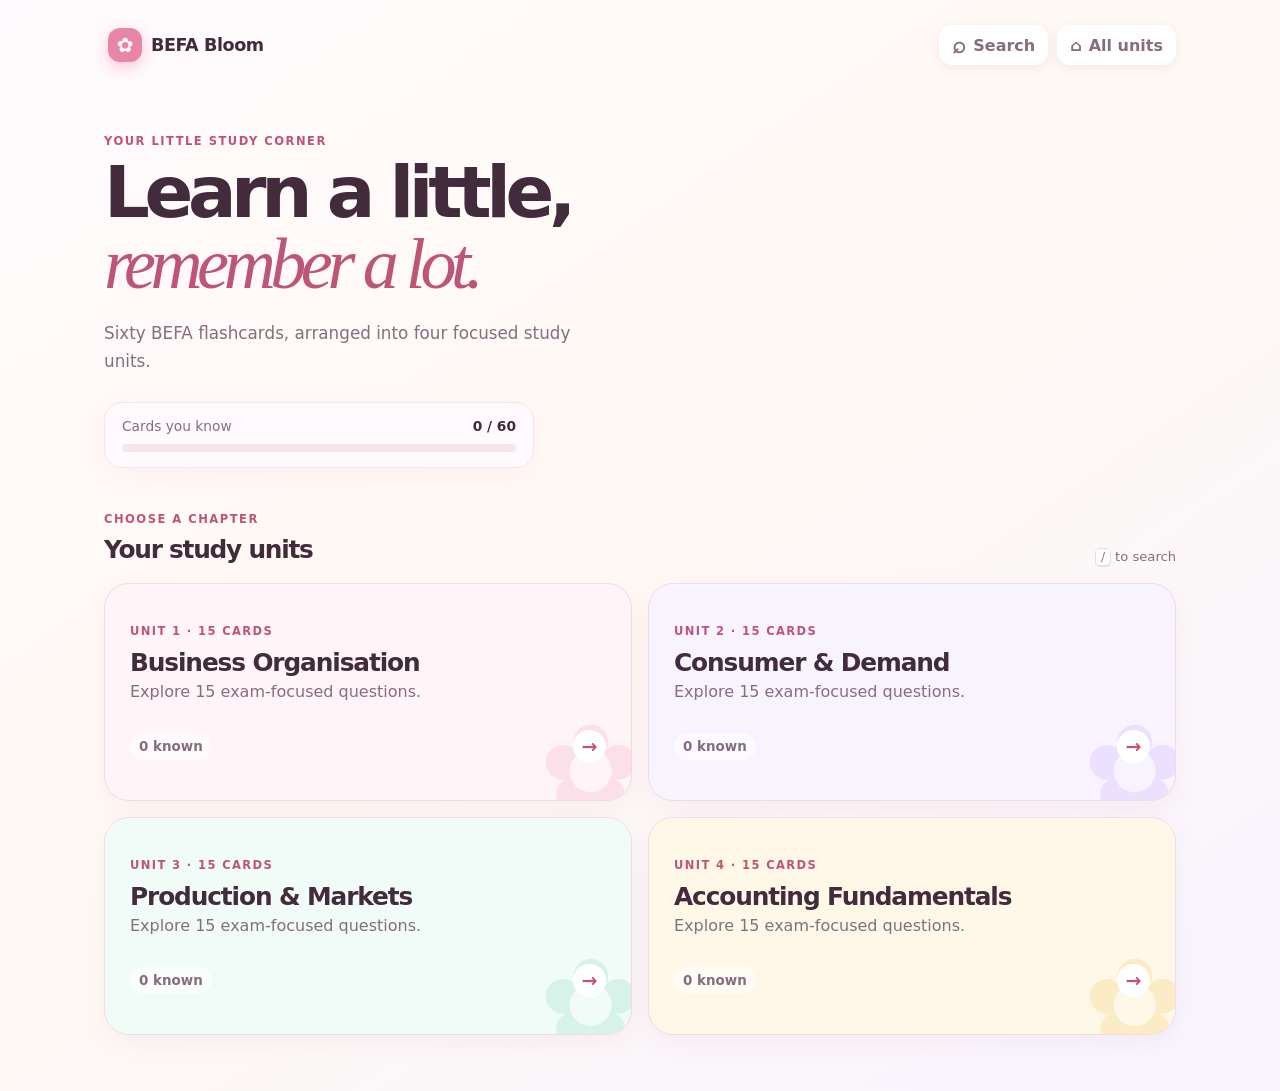
<file: index.html>
<!doctype html>
<html lang="en">
<head>
  <meta charset="utf-8">
  <meta name="viewport" content="width=device-width, initial-scale=1">
  <meta name="theme-color" content="#fdf2f8">
  <meta name="description" content="A gentle, focused study space for BEFA flashcards.">
  <title>BEFA Bloom Study</title>
  <link rel="stylesheet" href="study-styles.css">
</head>
<body>
  <div class="page-glow glow-one" aria-hidden="true"></div>
  <div class="page-glow glow-two" aria-hidden="true"></div>
  <main class="shell">
    <header class="site-header">
      <button class="brand" id="homeBrand" type="button" aria-label="Return to all study units">
        <span class="brand-mark" aria-hidden="true">✿</span>
        <span>BEFA Bloom</span>
      </button>
      <div class="header-actions">
        <button class="icon-button" id="searchButton" type="button" aria-label="Search all flashcards" title="Search all cards">
          <span aria-hidden="true">⌕</span><span class="button-label">Search</span>
        </button>
        <button class="icon-button" id="homeButton" type="button" aria-label="Return to all study units" title="All units" hidden>
          <span aria-hidden="true">⌂</span><span class="button-label">All units</span>
        </button>
      </div>
    </header>

    <section id="homeView" class="view" aria-labelledby="homeTitle">
      <div class="hero">
        <p class="eyebrow">YOUR LITTLE STUDY CORNER</p>
        <h1 id="homeTitle">Learn a little,<br><em>remember a lot.</em></h1>
        <p class="hero-copy">Sixty BEFA flashcards, arranged into four focused study units.</p>
        <div class="overall-progress" aria-label="Overall learning progress">
          <div class="overall-progress-text"><span>Cards you know</span><strong id="overallProgressText">0 / 60</strong></div>
          <div class="progress-track"><div id="overallProgressBar" class="progress-fill"></div></div>
        </div>
      </div>

      <section class="unit-section" aria-labelledby="unitsTitle">
        <div class="section-heading">
          <div><p class="eyebrow">CHOOSE A CHAPTER</p><h2 id="unitsTitle">Your study units</h2></div>
          <p class="tiny-note"><kbd>/</kbd> to search</p>
        </div>
        <div class="unit-grid" id="unitGrid"></div>
      </section>
    </section>

    <section id="studyView" class="view" hidden aria-labelledby="studyTitle">
      <div class="study-topline">
        <button class="text-button" id="backToHome" type="button"><span aria-hidden="true">←</span> All units</button>
        <p id="studyBreadcrumb" class="breadcrumb"></p>
        <div class="study-menu">
          <button class="soft-button" id="questionListButton" type="button" aria-haspopup="dialog">☰ <span>Questions</span></button>
          <button class="soft-button" id="shuffleButton" type="button">↯ <span>Shuffle</span></button>
          <button class="soft-button" id="copyLinkButton" type="button" aria-label="Copy a link to this question" title="Copy a link to this question">⧉ <span>Copy link</span></button>
        </div>
      </div>
      <div class="study-heading">
        <div><p class="eyebrow" id="studyEyebrow">STUDY DECK</p><h1 id="studyTitle">Unit</h1></div>
        <div class="study-count"><strong id="cardCount">1 / 15</strong><span>in this session</span></div>
      </div>
      <div class="study-progress" aria-hidden="true"><div id="studyProgressBar"></div></div>

      <article class="flashcard-wrap" aria-live="polite">
        <div class="flashcard" id="flashcard" tabindex="0" role="button" aria-label="Flashcard. Press Enter or Space to reveal the answer.">
          <section class="card-face card-front" aria-label="Question">
            <div class="card-top"><span class="card-type">QUESTION</span><span class="card-number" id="cardNumber">01</span></div>
            <p class="prompt" id="questionText"></p>
            <div class="card-bottom"><span>Tap or press Space to reveal</span><span class="flower" aria-hidden="true">✿</span></div>
          </section>
          <section class="card-face card-back" aria-label="Answer">
            <div class="card-top"><span class="card-type">ANSWER</span><span class="card-number">✿</span></div>
            <p class="answer" id="answerText"></p>
            <div class="card-bottom"><span>Tap or press Space for question</span><span class="flower" aria-hidden="true">✿</span></div>
          </section>
        </div>
      </article>

      <div class="reveal-row">
        <button id="revealButton" class="reveal-button" type="button">Reveal answer <span aria-hidden="true">↻</span></button>
      </div>
      <div class="status-row" aria-label="Recall rating">
        <button id="reviewButton" class="rating-button review-button" type="button"><span aria-hidden="true">↺</span> Review again</button>
        <button id="knowButton" class="rating-button know-button" type="button"><span aria-hidden="true">♥</span> I know this</button>
      </div>
      <section class="narrator" aria-labelledby="narratorTitle">
        <div class="narrator-copy"><span class="narrator-icon" aria-hidden="true">♫</span><div><h2 id="narratorTitle">Study narrator</h2><p id="narratorStatus" aria-live="polite">Choose a voice, then listen to the answer.</p></div></div>
        <div class="narrator-controls">
          <div class="voice-fields">
            <label class="voice-search" for="voiceSearch"><span>Find a voice</span><span class="voice-search-input"><span aria-hidden="true">⌕</span><input id="voiceSearch" type="text" autocomplete="off" placeholder="Search installed voices" disabled></span></label>
            <div class="voice-picker"><span id="voicePickerLabel">Choose voice</span><div id="voiceList" class="voice-list" role="listbox" aria-labelledby="voicePickerLabel" aria-busy="true"><p class="voice-empty">Loading installed voices…</p></div></div>
          </div>
          <button id="narrateButton" class="narrate-button" type="button" disabled><span aria-hidden="true">▶</span> Listen to answer</button>
        </div>
      </section>
      <nav class="card-navigation" aria-label="Flashcard navigation">
        <button id="previousButton" class="nav-button" type="button"><span aria-hidden="true">←</span> Previous</button>
        <button id="nextButton" class="nav-button nav-next" type="button">Next <span aria-hidden="true">→</span></button>
      </nav>
      <p class="keyboard-help">Keyboard: <kbd>←</kbd> <kbd>→</kbd> navigate · <kbd>Space</kbd> reveal · <kbd>R</kbd> review · <kbd>K</kbd> know</p>
    </section>
  </main>

  <dialog id="searchDialog" class="sheet-dialog" aria-labelledby="searchTitle">
    <div class="dialog-head"><div><p class="eyebrow">FIND A TOPIC</p><h2 id="searchTitle">Search flashcards</h2></div><button class="close-button" type="button" data-close-dialog="searchDialog" aria-label="Close search">×</button></div>
    <label class="search-box"><span aria-hidden="true">⌕</span><input id="searchInput" type="search" autocomplete="off" placeholder="Try “demand”, “ledger”, or “partnership”"><span class="search-shortcut"><kbd>Esc</kbd></span></label>
    <p id="searchSummary" class="result-summary">Start typing to search all 60 cards.</p>
    <div id="searchResults" class="result-list"></div>
  </dialog>

  <dialog id="questionDialog" class="sheet-dialog" aria-labelledby="questionListTitle">
    <div class="dialog-head"><div><p class="eyebrow">JUMP TO A CARD</p><h2 id="questionListTitle">Questions</h2></div><button class="close-button" type="button" data-close-dialog="questionDialog" aria-label="Close question list">×</button></div>
    <div id="questionList" class="question-list"></div>
  </dialog>

  <script src="flashcards-data.js"></script>
  <script src="study-app.js"></script>
</body>
</html>
</file>
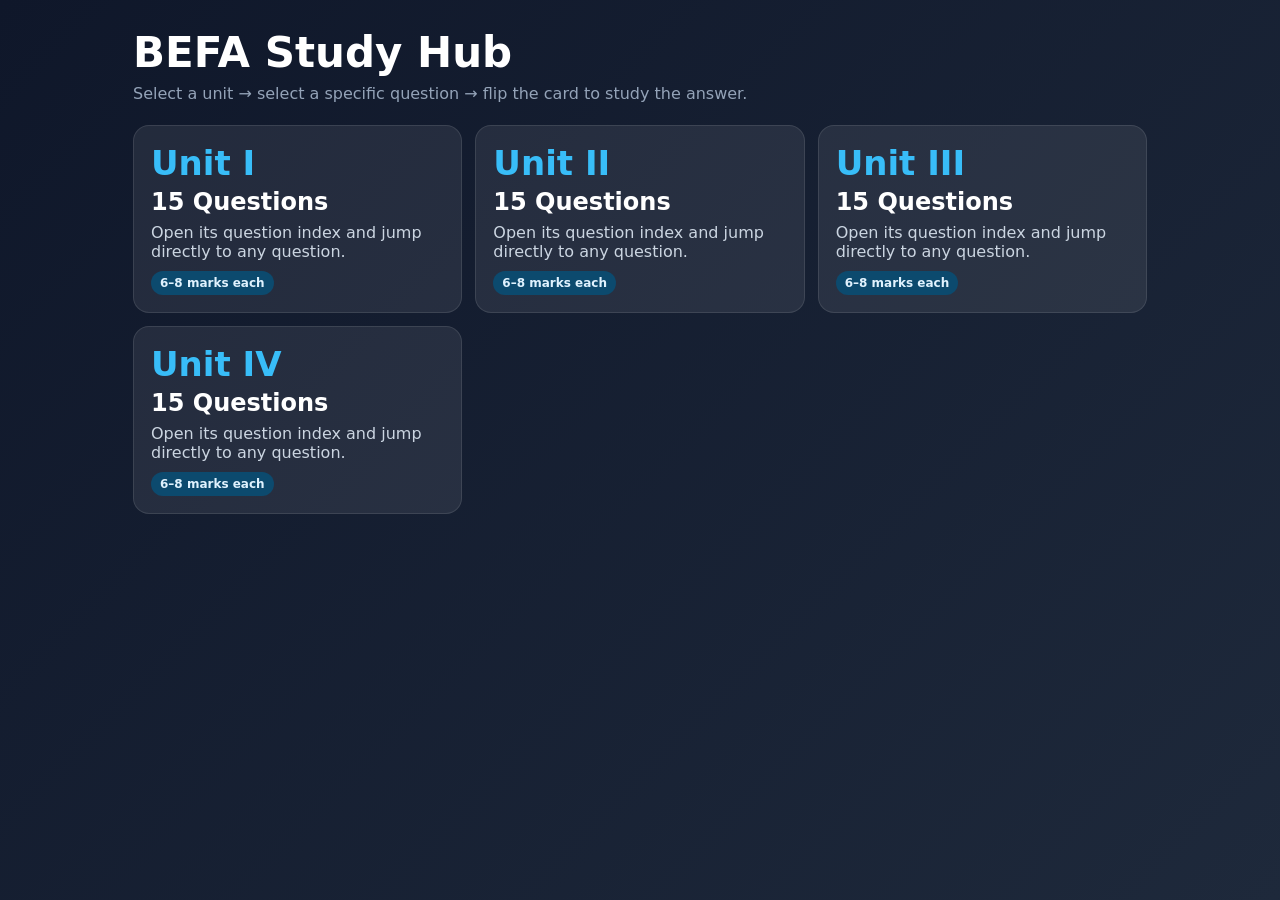
<file: BEFA_Master_Index.html>
<!doctype html><html><head><meta charset="utf-8"><meta name="viewport" content="width=device-width,initial-scale=1"><title>BEFA Study Hub</title><style>
:root{--card:#f8fafc;--ink:#0f172a;--muted:#94a3b8;--accent:#38bdf8}*{box-sizing:border-box}body{margin:0;font-family:system-ui,-apple-system,Segoe UI,Roboto,Arial,sans-serif;background:linear-gradient(135deg,#0f172a,#1e293b);color:#fff;min-height:100vh}a{text-decoration:none;color:inherit}.wrap{max-width:1050px;margin:auto;padding:28px 18px 50px}.top{display:flex;gap:12px;align-items:center;justify-content:space-between;flex-wrap:wrap}h1{margin:0;font-size:clamp(26px,5vw,42px)}.sub{color:var(--muted);margin:7px 0 22px}.home{background:#334155;padding:10px 14px;border-radius:12px;font-weight:700}.grid{display:grid;grid-template-columns:repeat(auto-fit,minmax(260px,1fr));gap:13px}.qitem,.unit{background:rgba(255,255,255,.08);border:1px solid rgba(255,255,255,.10);border-radius:16px;padding:17px;cursor:pointer;transition:.18s}.qitem:hover,.unit:hover{transform:translateY(-2px);background:rgba(255,255,255,.12)}.qnum{font-size:12px;letter-spacing:.1em;text-transform:uppercase;color:var(--accent);font-weight:800}.qtitle{font-size:16px;line-height:1.35;margin-top:6px;font-weight:700}.marks{display:inline-block;margin-top:10px;background:#0c4a6e;color:#e0f2fe;padding:5px 9px;border-radius:999px;font-size:12px;font-weight:800}.deck{display:none}.deck.active{display:block}.index.hidden{display:none}.progress{height:8px;background:#334155;border-radius:99px;overflow:hidden;margin:16px 0 22px}.bar{height:100%;background:var(--accent);transition:.25s}.card-wrap{perspective:1200px;min-height:560px}.card{position:relative;width:100%;min-height:560px;transform-style:preserve-3d;transition:transform .55s;cursor:pointer}.card.flipped{transform:rotateY(180deg)}.face{position:absolute;inset:0;backface-visibility:hidden;border-radius:22px;padding:34px;box-shadow:0 18px 50px #0007;display:flex;flex-direction:column}.front{background:var(--card);color:var(--ink);justify-content:center;text-align:center}.back{background:#e2e8f0;color:var(--ink);transform:rotateY(180deg);overflow:auto}.tag{font-size:13px;text-transform:uppercase;letter-spacing:.12em;font-weight:800;color:#0284c7;margin-bottom:12px}.question{font-size:clamp(22px,4vw,34px);line-height:1.25;font-weight:800}.answer{white-space:pre-line;font-size:18px;line-height:1.6}.markbig{display:inline-block;margin:14px auto 0;background:#e0f2fe;color:#075985;padding:7px 11px;border-radius:999px;font-weight:800}.hint{margin-top:auto;color:#64748b;font-size:14px}.controls{display:grid;grid-template-columns:1fr 1.2fr 1.2fr 1fr;gap:10px;margin-top:18px}button{border:0;border-radius:13px;padding:14px 10px;font-size:15px;font-weight:800;cursor:pointer}.dark{background:#334155;color:#fff}.flip{background:var(--accent);color:#082f49}.idx{background:#e2e8f0;color:#0f172a}.meta{display:flex;justify-content:space-between;color:var(--muted);margin-top:14px;font-size:14px;gap:10px;flex-wrap:wrap}.unit h2{margin:5px 0}.unit p{color:#cbd5e1;margin:7px 0 0}.unit .big{font-size:34px;font-weight:900;color:var(--accent)}@media(max-width:650px){.face{padding:23px}.card-wrap,.card{min-height:650px}.controls{grid-template-columns:1fr 1fr}.answer{font-size:16px}}
</style></head><body><main class="wrap"><h1>BEFA Study Hub</h1><div class="sub">Select a unit → select a specific question → flip the card to study the answer.</div><div class="grid"><a class="unit" href="BEFA_Unit_1_Study_Deck.html"><div class="big">Unit I</div><h2>15 Questions</h2><p>Open its question index and jump directly to any question.</p><span class="marks">6–8 marks each</span></a><a class="unit" href="BEFA_Unit_2_Study_Deck.html"><div class="big">Unit II</div><h2>15 Questions</h2><p>Open its question index and jump directly to any question.</p><span class="marks">6–8 marks each</span></a><a class="unit" href="BEFA_Unit_3_Study_Deck.html"><div class="big">Unit III</div><h2>15 Questions</h2><p>Open its question index and jump directly to any question.</p><span class="marks">6–8 marks each</span></a><a class="unit" href="BEFA_Unit_4_Study_Deck.html"><div class="big">Unit IV</div><h2>15 Questions</h2><p>Open its question index and jump directly to any question.</p><span class="marks">6–8 marks each</span></a></div></main></body></html>
</file>
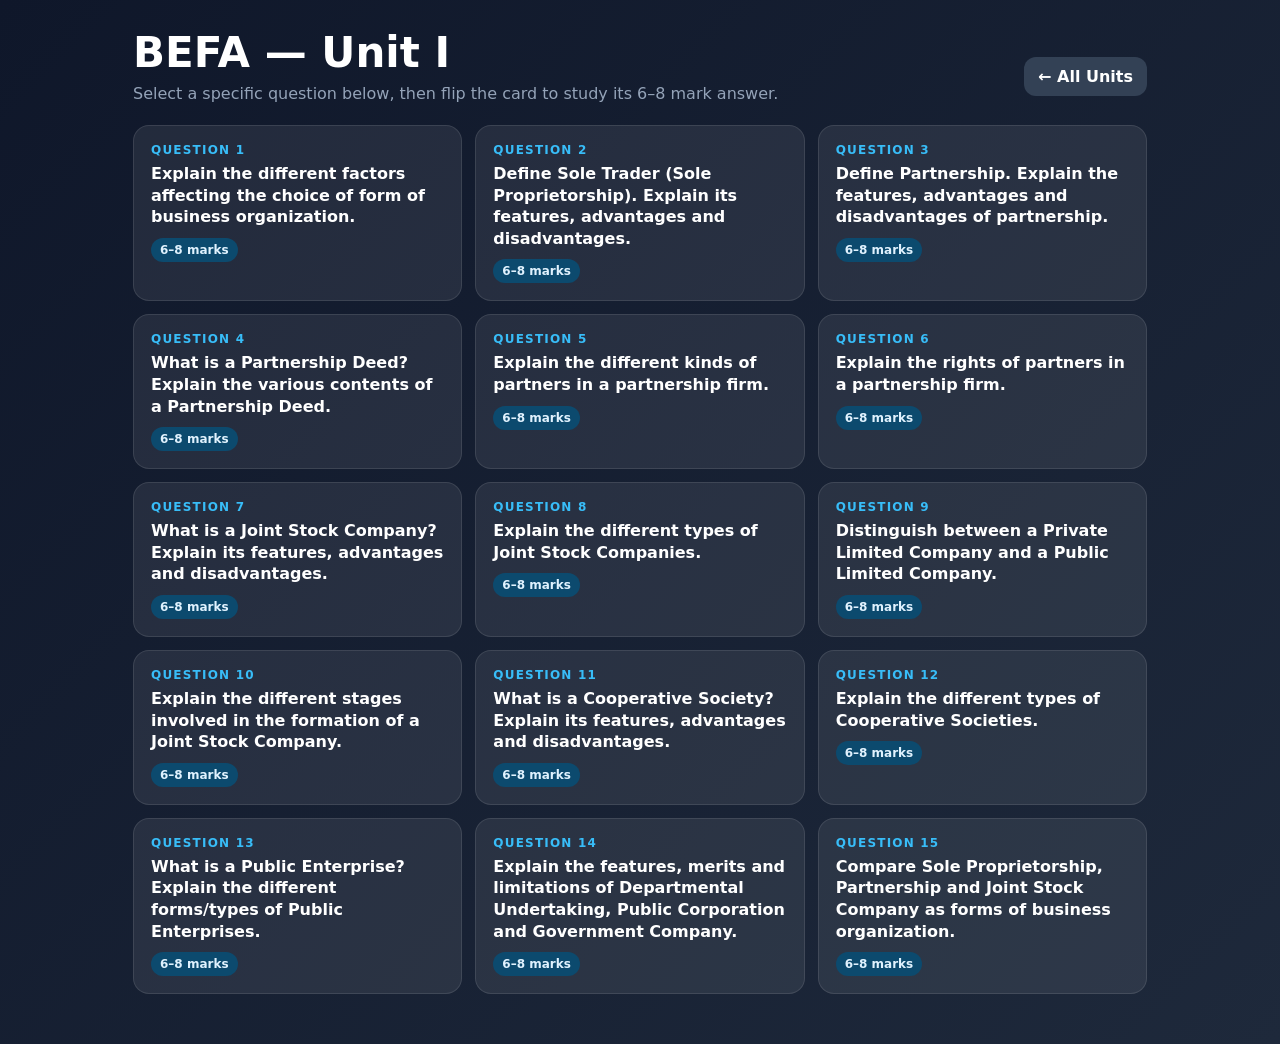
<file: BEFA_Unit_1_Study_Deck.html>
<!doctype html><html><head><meta charset="utf-8"><meta name="viewport" content="width=device-width,initial-scale=1"><title>BEFA Unit I Study Deck</title><style>
:root{--card:#f8fafc;--ink:#0f172a;--muted:#94a3b8;--accent:#38bdf8}*{box-sizing:border-box}body{margin:0;font-family:system-ui,-apple-system,Segoe UI,Roboto,Arial,sans-serif;background:linear-gradient(135deg,#0f172a,#1e293b);color:#fff;min-height:100vh}a{text-decoration:none;color:inherit}.wrap{max-width:1050px;margin:auto;padding:28px 18px 50px}.top{display:flex;gap:12px;align-items:center;justify-content:space-between;flex-wrap:wrap}h1{margin:0;font-size:clamp(26px,5vw,42px)}.sub{color:var(--muted);margin:7px 0 22px}.home{background:#334155;padding:10px 14px;border-radius:12px;font-weight:700}.grid{display:grid;grid-template-columns:repeat(auto-fit,minmax(260px,1fr));gap:13px}.qitem,.unit{background:rgba(255,255,255,.08);border:1px solid rgba(255,255,255,.10);border-radius:16px;padding:17px;cursor:pointer;transition:.18s}.qitem:hover,.unit:hover{transform:translateY(-2px);background:rgba(255,255,255,.12)}.qnum{font-size:12px;letter-spacing:.1em;text-transform:uppercase;color:var(--accent);font-weight:800}.qtitle{font-size:16px;line-height:1.35;margin-top:6px;font-weight:700}.marks{display:inline-block;margin-top:10px;background:#0c4a6e;color:#e0f2fe;padding:5px 9px;border-radius:999px;font-size:12px;font-weight:800}.deck{display:none}.deck.active{display:block}.index.hidden{display:none}.progress{height:8px;background:#334155;border-radius:99px;overflow:hidden;margin:16px 0 22px}.bar{height:100%;background:var(--accent);transition:.25s}.card-wrap{perspective:1200px;min-height:560px}.card{position:relative;width:100%;min-height:560px;transform-style:preserve-3d;transition:transform .55s;cursor:pointer}.card.flipped{transform:rotateY(180deg)}.face{position:absolute;inset:0;backface-visibility:hidden;border-radius:22px;padding:34px;box-shadow:0 18px 50px #0007;display:flex;flex-direction:column}.front{background:var(--card);color:var(--ink);justify-content:center;text-align:center}.back{background:#e2e8f0;color:var(--ink);transform:rotateY(180deg);overflow:auto}.tag{font-size:13px;text-transform:uppercase;letter-spacing:.12em;font-weight:800;color:#0284c7;margin-bottom:12px}.question{font-size:clamp(22px,4vw,34px);line-height:1.25;font-weight:800}.answer{white-space:pre-line;font-size:18px;line-height:1.6}.markbig{display:inline-block;margin:14px auto 0;background:#e0f2fe;color:#075985;padding:7px 11px;border-radius:999px;font-weight:800}.hint{margin-top:auto;color:#64748b;font-size:14px}.controls{display:grid;grid-template-columns:1fr 1.2fr 1.2fr 1fr;gap:10px;margin-top:18px}button{border:0;border-radius:13px;padding:14px 10px;font-size:15px;font-weight:800;cursor:pointer}.dark{background:#334155;color:#fff}.flip{background:var(--accent);color:#082f49}.idx{background:#e2e8f0;color:#0f172a}.meta{display:flex;justify-content:space-between;color:var(--muted);margin-top:14px;font-size:14px;gap:10px;flex-wrap:wrap}.unit h2{margin:5px 0}.unit p{color:#cbd5e1;margin:7px 0 0}.unit .big{font-size:34px;font-weight:900;color:var(--accent)}@media(max-width:650px){.face{padding:23px}.card-wrap,.card{min-height:650px}.controls{grid-template-columns:1fr 1fr}.answer{font-size:16px}}
</style></head><body><main class="wrap"><div class="top"><div><h1>BEFA — Unit I</h1><div class="sub">Select a specific question below, then flip the card to study its 6–8 mark answer.</div></div><a class="home" href="BEFA_Master_Index.html">← All Units</a></div><section class="index" id="index"><div class="grid"><div class="qitem" onclick="openCard(0)"><div class="qnum">Question 1</div><div class="qtitle">Explain the different factors affecting the choice of form of business organization.</div><span class="marks">6–8 marks</span></div><div class="qitem" onclick="openCard(1)"><div class="qnum">Question 2</div><div class="qtitle">Define Sole Trader (Sole Proprietorship). Explain its features, advantages and disadvantages.</div><span class="marks">6–8 marks</span></div><div class="qitem" onclick="openCard(2)"><div class="qnum">Question 3</div><div class="qtitle">Define Partnership. Explain the features, advantages and disadvantages of partnership.</div><span class="marks">6–8 marks</span></div><div class="qitem" onclick="openCard(3)"><div class="qnum">Question 4</div><div class="qtitle">What is a Partnership Deed? Explain the various contents of a Partnership Deed.</div><span class="marks">6–8 marks</span></div><div class="qitem" onclick="openCard(4)"><div class="qnum">Question 5</div><div class="qtitle">Explain the different kinds of partners in a partnership firm.</div><span class="marks">6–8 marks</span></div><div class="qitem" onclick="openCard(5)"><div class="qnum">Question 6</div><div class="qtitle">Explain the rights of partners in a partnership firm.</div><span class="marks">6–8 marks</span></div><div class="qitem" onclick="openCard(6)"><div class="qnum">Question 7</div><div class="qtitle">What is a Joint Stock Company? Explain its features, advantages and disadvantages.</div><span class="marks">6–8 marks</span></div><div class="qitem" onclick="openCard(7)"><div class="qnum">Question 8</div><div class="qtitle">Explain the different types of Joint Stock Companies.</div><span class="marks">6–8 marks</span></div><div class="qitem" onclick="openCard(8)"><div class="qnum">Question 9</div><div class="qtitle">Distinguish between a Private Limited Company and a Public Limited Company.</div><span class="marks">6–8 marks</span></div><div class="qitem" onclick="openCard(9)"><div class="qnum">Question 10</div><div class="qtitle">Explain the different stages involved in the formation of a Joint Stock Company.</div><span class="marks">6–8 marks</span></div><div class="qitem" onclick="openCard(10)"><div class="qnum">Question 11</div><div class="qtitle">What is a Cooperative Society? Explain its features, advantages and disadvantages.</div><span class="marks">6–8 marks</span></div><div class="qitem" onclick="openCard(11)"><div class="qnum">Question 12</div><div class="qtitle">Explain the different types of Cooperative Societies.</div><span class="marks">6–8 marks</span></div><div class="qitem" onclick="openCard(12)"><div class="qnum">Question 13</div><div class="qtitle">What is a Public Enterprise? Explain the different forms/types of Public Enterprises.</div><span class="marks">6–8 marks</span></div><div class="qitem" onclick="openCard(13)"><div class="qnum">Question 14</div><div class="qtitle">Explain the features, merits and limitations of Departmental Undertaking, Public Corporation and Government Company.</div><span class="marks">6–8 marks</span></div><div class="qitem" onclick="openCard(14)"><div class="qnum">Question 15</div><div class="qtitle">Compare Sole Proprietorship, Partnership and Joint Stock Company as forms of business organization.</div><span class="marks">6–8 marks</span></div></div></section><section class="deck" id="deck"><div class="progress"><div class="bar" id="bar"></div></div><div class="card-wrap"><div class="card" id="card"><section class="face front"><div class="tag" id="tag"></div><div class="question" id="q"></div><div class="markbig">6–8 marks</div><div class="hint">Click to reveal answer</div></section><section class="face back"><div class="tag">Answer • 6–8 marks</div><div class="answer" id="a"></div><div class="hint">Click again to return to the question</div></section></div></div><div class="controls"><button class="dark" id="prev">← Previous</button><button class="idx" id="backIndex">☰ Question Index</button><button class="flip" id="flip">Show answer</button><button class="dark" id="next">Next →</button></div><div class="meta"><span id="count"></span><span>Keyboard: ← → • Space to flip • Esc for index</span></div></section></main><script>
const cards=[{"q": "Explain the different factors affecting the choice of form of business organization.", "a": "The choice of form of business organization depends on factors such as the nature and size of business, capital requirements, degree of control desired, liability, continuity, flexibility, secrecy, government regulation, transferability, scope for growth, risk and taxation. The form selected should suit the firm's resources, risk-bearing capacity and long-term needs."}, {"q": "Define Sole Trader (Sole Proprietorship). Explain its features, advantages and disadvantages.", "a": "A sole trader is a one-person form of business organization in which the owner provides capital, controls the business and bears its risks. Features include easy formation and closure, own capital, unlimited liability, complete control, flexibility, secrecy, direct customer contact and lack of assured continuity. Advantages include quick decisions, direct motivation, secrecy, flexibility and personal contact. Disadvantages include unlimited liability, limited capital, lack of division of labour, uncertainty of continuity, limited growth, lack of specialization and low bargaining power."}, {"q": "Define Partnership. Explain the features, advantages and disadvantages of partnership.", "a": "Under the Indian Partnership Act, 1932, partnership is the relationship between two or more persons who agree to share the profits of a business carried on by all or any one of them acting for all. Features include agreement, two or more persons, business, profit sharing, mutual agency and unlimited liability. Advantages include easier formation, more capital, division of labour, flexibility, customer contact and quicker action. Disadvantages include difficulty finding suitable partners, joint and several liability, possible conflicts, limited growth, instability and lower public confidence."}, {"q": "What is a Partnership Deed? Explain the various contents of a Partnership Deed.", "a": "A Partnership Deed is the written agreement containing the terms and conditions governing a partnership. It normally records matters such as the firm's name and business, partners' names, capital contributions, profit/loss sharing ratio, duties and powers, interest on capital or loans, drawings, admission/retirement of partners, settlement of disputes, dissolution procedure and the name of an arbitrator. It helps reduce misunderstandings among partners."}, {"q": "Explain the different kinds of partners in a partnership firm.", "a": "The notes identify six kinds of partners: (1) Active/Working Partner — actively participates in business; (2) Sleeping Partner — contributes capital but does not participate in management; (3) Nominal Partner — partner only in name, generally without capital contribution or management role; (4) Partner by Estoppel — by conduct gives outsiders the impression that he is a partner; (5) Partner by Holding Out — allows himself to be represented as a partner and may become liable to third parties; (6) Minor Partner — admitted to the benefits of partnership, with liability limited to his contribution."}, {"q": "Explain the rights of partners in a partnership firm.", "a": "Every partner has the right to participate in management, express an opinion, access/inspect/copy the books of accounts, share profits equally unless otherwise agreed, receive agreed interest on capital from profits, receive interest on loans advanced to the firm, be indemnified for losses properly incurred in conducting the business, and recover money spent in the ordinary and proper conduct of the firm's business."}, {"q": "What is a Joint Stock Company? Explain its features, advantages and disadvantages.", "a": "A Joint Stock Company is an association of persons who contribute money or money's worth to a common stock and employ it for a common purpose. Features include artificial legal personality, separate legal existence, voluntary association, limited liability, capital divided into shares, transferability of shares, common seal, perpetual succession and separation of ownership from management. Advantages include mobilization of large resources, limited liability, liquidity, continued existence, professional management and growth potential. Disadvantages include lengthy formation, substantial legal formalities/government regulation, delays in decision-making and possible lack of initiative or responsibility in management."}, {"q": "Explain the different types of Joint Stock Companies.", "a": "The notes classify companies by incorporation as: Chartered Companies — created by Royal Charter; Statutory Companies — created by an Act of Parliament or State Legislature; and Registered Companies — registered under company law. They also discuss private companies, public companies and government companies. A government company is one in which at least 51% of paid-up share capital is held by the Central Government, State Government(s), or jointly by them."}, {"q": "Distinguish between a Private Limited Company and a Public Limited Company.", "a": "From the Unit I notes: a private company restricts transferability of its shares and can commence business after obtaining the Certificate of Incorporation. A public company permits transfer of shares, has a minimum of seven members according to the notes, can issue a prospectus to raise capital, and must complete additional formalities for commencement. Its name ends with 'Limited'."}, {"q": "Explain the different stages involved in the formation of a Joint Stock Company.", "a": "The notes describe two main stages: (1) obtaining the Certificate of Incorporation and (2) obtaining the Certificate of Commencement of Business. Promoters file the Memorandum of Association, Articles of Association, details/willingness of proposed directors where applicable, and a statutory declaration. For a public company, the notes additionally list SEBI permission, filing a prospectus, collecting minimum subscription, allotting shares and applying for the Certificate of Commencement of Business."}, {"q": "What is a Cooperative Society? Explain its features, advantages and disadvantages.", "a": "Source note: this question was in our earlier 15-question list, but the retrievable Unit I PDF text does not support a Cooperative Society section. I have intentionally not filled this answer from outside material so the flashcards stay grounded in your uploaded notes."}, {"q": "Explain the different types of Cooperative Societies.", "a": "Source note: this question was in our earlier 15-question list, but the retrievable Unit I PDF text does not provide the types of Cooperative Societies. I have not added outside material."}, {"q": "What is a Public Enterprise? Explain the different forms/types of Public Enterprises.", "a": "Source note: this question was in our earlier 15-question list, but the retrievable Unit I PDF text does not provide a Public Enterprise section sufficient to answer it. I have not silently filled the gap from general knowledge."}, {"q": "Explain the features, merits and limitations of Departmental Undertaking, Public Corporation and Government Company.", "a": "The retrievable Unit I notes support Government Company: a company in which at least 51% of paid-up share capital is held by the Central Government, State Government(s), or jointly by them. However, the retrieved material does not support a complete comparison with Departmental Undertakings and Public Corporations, so I have not invented the missing portions."}, {"q": "Compare Sole Proprietorship, Partnership and Joint Stock Company as forms of business organization.", "a": "Sole Proprietorship has one owner, complete control, quick decisions and high flexibility, but unlimited liability, limited capital and uncertain continuity. Partnership has two or more persons, greater capital and division of labour, but partners generally have unlimited/joint liability and the firm can face instability or conflicts. A Joint Stock Company has separate legal existence, limited shareholder liability, capital divided into shares, perpetual succession and greater ability to mobilize resources, but its formation and administration involve more formalities and can cause slower decision-making."}];let i=0;const card=document.getElementById('card'),index=document.getElementById('index'),deck=document.getElementById('deck'),q=document.getElementById('q'),a=document.getElementById('a'),tag=document.getElementById('tag'),count=document.getElementById('count'),bar=document.getElementById('bar'),flip=document.getElementById('flip'),prev=document.getElementById('prev'),next=document.getElementById('next'),backIndex=document.getElementById('backIndex');
function render(){card.classList.remove('flipped');q.textContent=cards[i].q;a.textContent=cards[i].a;tag.textContent='Question '+(i+1);count.textContent=(i+1)+' / '+cards.length;bar.style.width=((i+1)/cards.length*100)+'%';flip.textContent='Show answer';}
function openCard(n){i=n;index.classList.add('hidden');deck.classList.add('active');render();window.scrollTo(0,0)}function showIndex(){deck.classList.remove('active');index.classList.remove('hidden');window.scrollTo(0,0)}function doFlip(){card.classList.toggle('flipped');flip.textContent=card.classList.contains('flipped')?'Show question':'Show answer'}function move(d){i=(i+d+cards.length)%cards.length;render()}card.onclick=doFlip;flip.onclick=doFlip;prev.onclick=()=>move(-1);next.onclick=()=>move(1);backIndex.onclick=showIndex;document.addEventListener('keydown',e=>{if(!deck.classList.contains('active'))return;if(e.key==='ArrowLeft')move(-1);if(e.key==='ArrowRight')move(1);if(e.code==='Space'){e.preventDefault();doFlip()}if(e.key==='Escape')showIndex()});</script></body></html>
</file>
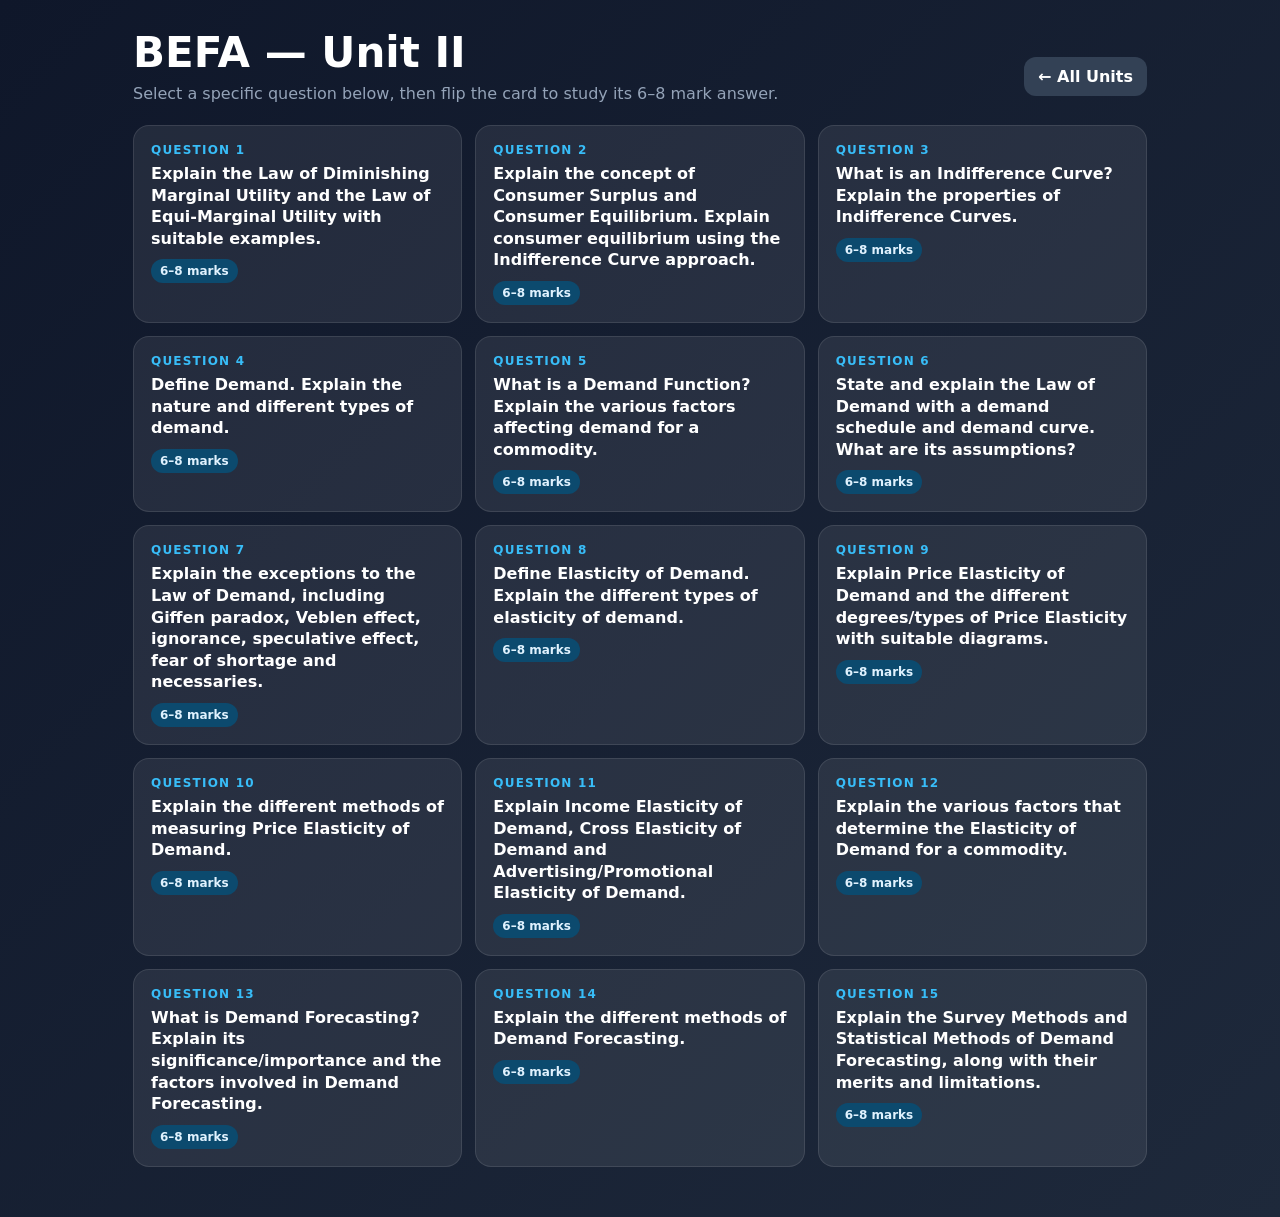
<file: BEFA_Unit_2_Study_Deck.html>
<!doctype html><html><head><meta charset="utf-8"><meta name="viewport" content="width=device-width,initial-scale=1"><title>BEFA Unit II Study Deck</title><style>
:root{--card:#f8fafc;--ink:#0f172a;--muted:#94a3b8;--accent:#38bdf8}*{box-sizing:border-box}body{margin:0;font-family:system-ui,-apple-system,Segoe UI,Roboto,Arial,sans-serif;background:linear-gradient(135deg,#0f172a,#1e293b);color:#fff;min-height:100vh}a{text-decoration:none;color:inherit}.wrap{max-width:1050px;margin:auto;padding:28px 18px 50px}.top{display:flex;gap:12px;align-items:center;justify-content:space-between;flex-wrap:wrap}h1{margin:0;font-size:clamp(26px,5vw,42px)}.sub{color:var(--muted);margin:7px 0 22px}.home{background:#334155;padding:10px 14px;border-radius:12px;font-weight:700}.grid{display:grid;grid-template-columns:repeat(auto-fit,minmax(260px,1fr));gap:13px}.qitem,.unit{background:rgba(255,255,255,.08);border:1px solid rgba(255,255,255,.10);border-radius:16px;padding:17px;cursor:pointer;transition:.18s}.qitem:hover,.unit:hover{transform:translateY(-2px);background:rgba(255,255,255,.12)}.qnum{font-size:12px;letter-spacing:.1em;text-transform:uppercase;color:var(--accent);font-weight:800}.qtitle{font-size:16px;line-height:1.35;margin-top:6px;font-weight:700}.marks{display:inline-block;margin-top:10px;background:#0c4a6e;color:#e0f2fe;padding:5px 9px;border-radius:999px;font-size:12px;font-weight:800}.deck{display:none}.deck.active{display:block}.index.hidden{display:none}.progress{height:8px;background:#334155;border-radius:99px;overflow:hidden;margin:16px 0 22px}.bar{height:100%;background:var(--accent);transition:.25s}.card-wrap{perspective:1200px;min-height:560px}.card{position:relative;width:100%;min-height:560px;transform-style:preserve-3d;transition:transform .55s;cursor:pointer}.card.flipped{transform:rotateY(180deg)}.face{position:absolute;inset:0;backface-visibility:hidden;border-radius:22px;padding:34px;box-shadow:0 18px 50px #0007;display:flex;flex-direction:column}.front{background:var(--card);color:var(--ink);justify-content:center;text-align:center}.back{background:#e2e8f0;color:var(--ink);transform:rotateY(180deg);overflow:auto}.tag{font-size:13px;text-transform:uppercase;letter-spacing:.12em;font-weight:800;color:#0284c7;margin-bottom:12px}.question{font-size:clamp(22px,4vw,34px);line-height:1.25;font-weight:800}.answer{white-space:pre-line;font-size:18px;line-height:1.6}.markbig{display:inline-block;margin:14px auto 0;background:#e0f2fe;color:#075985;padding:7px 11px;border-radius:999px;font-weight:800}.hint{margin-top:auto;color:#64748b;font-size:14px}.controls{display:grid;grid-template-columns:1fr 1.2fr 1.2fr 1fr;gap:10px;margin-top:18px}button{border:0;border-radius:13px;padding:14px 10px;font-size:15px;font-weight:800;cursor:pointer}.dark{background:#334155;color:#fff}.flip{background:var(--accent);color:#082f49}.idx{background:#e2e8f0;color:#0f172a}.meta{display:flex;justify-content:space-between;color:var(--muted);margin-top:14px;font-size:14px;gap:10px;flex-wrap:wrap}.unit h2{margin:5px 0}.unit p{color:#cbd5e1;margin:7px 0 0}.unit .big{font-size:34px;font-weight:900;color:var(--accent)}@media(max-width:650px){.face{padding:23px}.card-wrap,.card{min-height:650px}.controls{grid-template-columns:1fr 1fr}.answer{font-size:16px}}
</style></head><body><main class="wrap"><div class="top"><div><h1>BEFA — Unit II</h1><div class="sub">Select a specific question below, then flip the card to study its 6–8 mark answer.</div></div><a class="home" href="BEFA_Master_Index.html">← All Units</a></div><section class="index" id="index"><div class="grid"><div class="qitem" onclick="openCard(0)"><div class="qnum">Question 1</div><div class="qtitle">Explain the Law of Diminishing Marginal Utility and the Law of Equi-Marginal Utility with suitable examples.</div><span class="marks">6–8 marks</span></div><div class="qitem" onclick="openCard(1)"><div class="qnum">Question 2</div><div class="qtitle">Explain the concept of Consumer Surplus and Consumer Equilibrium. Explain consumer equilibrium using the Indifference Curve approach.</div><span class="marks">6–8 marks</span></div><div class="qitem" onclick="openCard(2)"><div class="qnum">Question 3</div><div class="qtitle">What is an Indifference Curve? Explain the properties of Indifference Curves.</div><span class="marks">6–8 marks</span></div><div class="qitem" onclick="openCard(3)"><div class="qnum">Question 4</div><div class="qtitle">Define Demand. Explain the nature and different types of demand.</div><span class="marks">6–8 marks</span></div><div class="qitem" onclick="openCard(4)"><div class="qnum">Question 5</div><div class="qtitle">What is a Demand Function? Explain the various factors affecting demand for a commodity.</div><span class="marks">6–8 marks</span></div><div class="qitem" onclick="openCard(5)"><div class="qnum">Question 6</div><div class="qtitle">State and explain the Law of Demand with a demand schedule and demand curve. What are its assumptions?</div><span class="marks">6–8 marks</span></div><div class="qitem" onclick="openCard(6)"><div class="qnum">Question 7</div><div class="qtitle">Explain the exceptions to the Law of Demand, including Giffen paradox, Veblen effect, ignorance, speculative effect, fear of shortage and necessaries.</div><span class="marks">6–8 marks</span></div><div class="qitem" onclick="openCard(7)"><div class="qnum">Question 8</div><div class="qtitle">Define Elasticity of Demand. Explain the different types of elasticity of demand.</div><span class="marks">6–8 marks</span></div><div class="qitem" onclick="openCard(8)"><div class="qnum">Question 9</div><div class="qtitle">Explain Price Elasticity of Demand and the different degrees/types of Price Elasticity with suitable diagrams.</div><span class="marks">6–8 marks</span></div><div class="qitem" onclick="openCard(9)"><div class="qnum">Question 10</div><div class="qtitle">Explain the different methods of measuring Price Elasticity of Demand.</div><span class="marks">6–8 marks</span></div><div class="qitem" onclick="openCard(10)"><div class="qnum">Question 11</div><div class="qtitle">Explain Income Elasticity of Demand, Cross Elasticity of Demand and Advertising/Promotional Elasticity of Demand.</div><span class="marks">6–8 marks</span></div><div class="qitem" onclick="openCard(11)"><div class="qnum">Question 12</div><div class="qtitle">Explain the various factors that determine the Elasticity of Demand for a commodity.</div><span class="marks">6–8 marks</span></div><div class="qitem" onclick="openCard(12)"><div class="qnum">Question 13</div><div class="qtitle">What is Demand Forecasting? Explain its significance/importance and the factors involved in Demand Forecasting.</div><span class="marks">6–8 marks</span></div><div class="qitem" onclick="openCard(13)"><div class="qnum">Question 14</div><div class="qtitle">Explain the different methods of Demand Forecasting.</div><span class="marks">6–8 marks</span></div><div class="qitem" onclick="openCard(14)"><div class="qnum">Question 15</div><div class="qtitle">Explain the Survey Methods and Statistical Methods of Demand Forecasting, along with their merits and limitations.</div><span class="marks">6–8 marks</span></div></div></section><section class="deck" id="deck"><div class="progress"><div class="bar" id="bar"></div></div><div class="card-wrap"><div class="card" id="card"><section class="face front"><div class="tag" id="tag"></div><div class="question" id="q"></div><div class="markbig">6–8 marks</div><div class="hint">Click to reveal answer</div></section><section class="face back"><div class="tag">Answer • 6–8 marks</div><div class="answer" id="a"></div><div class="hint">Click again to return to the question</div></section></div></div><div class="controls"><button class="dark" id="prev">← Previous</button><button class="idx" id="backIndex">☰ Question Index</button><button class="flip" id="flip">Show answer</button><button class="dark" id="next">Next →</button></div><div class="meta"><span id="count"></span><span>Keyboard: ← → • Space to flip • Esc for index</span></div></section></main><script>
const cards=[{"q": "Explain the Law of Diminishing Marginal Utility and the Law of Equi-Marginal Utility with suitable examples.", "a": "Law of Diminishing Marginal Utility: The marginal utility derived from consuming every additional unit goes on diminishing, other things remaining the same. The notes mention exceptions such as one rupee needed to become a millionaire and spoon-by-spoon water to a thirsty person.\n\nLaw of Equi-Marginal Utility: A consumer is in equilibrium when the marginal utilities obtained from the two products bought are equal. Example from the notes: ₹500 may be spent on combinations such as 3 units of A + 2 units of B or 2A + 3B when both cost ₹100 each.\n\nMemory: DMU = extra satisfaction falls; Equi-Marginal = equal marginal utility."}, {"q": "Explain the concept of Consumer Surplus and Consumer Equilibrium. Explain consumer equilibrium using the Indifference Curve approach.", "a": "Consumer Surplus is the difference between the price a consumer is prepared to pay and the price actually paid.\n\nConsumer Equilibrium occurs when the consumer maximizes utility subject to the budget constraint.\n\nUnder the Indifference Curve approach, equilibrium occurs where the budget line is tangential to an indifference curve.\n\nMemory: Consumer Surplus = Willingness to Pay − Actual Price; Consumer Equilibrium = Maximum Utility within Budget."}, {"q": "What is an Indifference Curve? Explain the properties of Indifference Curves.", "a": "An Indifference Curve represents combinations of goods or services that yield the consumer the same utility.\n\nProperties given in the notes:\n1. It slopes downward from left to right.\n2. It is convex to the origin.\n3. Two indifference curves cannot intersect each other.\n\nA consumer is indifferent among combinations lying on the same curve because each provides equal satisfaction.\n\nMemory: Same Utility → Downward → Convex → Never Intersect."}, {"q": "Define Demand. Explain the nature and different types of demand.", "a": "In economics, demand is not merely desire. It is desire backed by willingness to buy and sufficient purchasing power. Demand always implies demand at a given price.\n\nTypes in the notes:\n1. Consumer Goods vs Producer Goods\n2. Autonomous vs Derived Demand\n3. Durable vs Perishable Goods\n4. Firm vs Industry Demand\n5. Short-run vs Long-run Demand\n6. New vs Replacement Demand\n7. Total Market vs Segment Market Demand\n\nMemory: Demand = Desire + Willingness + Ability to Pay."}, {"q": "What is a Demand Function? Explain the various factors affecting demand for a commodity.", "a": "A Demand Function describes the relationship between quantity demanded and the variables determining it.\n\nQd = f(P, I, T, PS, EP, EI, SP, DC, A, O)\n\nFactors explained in the notes include:\n1. Price of the product\n2. Income of consumer\n3. Prices of related goods — substitutes and complements\n4. Consumer tastes, fashion, habits, customs and advertising\n5. Wealth and its distribution\n6. Population and composition\n7. Government policy/taxation\n8. Expectations regarding future prices/income\n9. Climate and weather\n10. State of business conditions\n\nMemory: Demand changes because of much more than price alone."}, {"q": "State and explain the Law of Demand with a demand schedule and demand curve. What are its assumptions?", "a": "Law of Demand: Other things remaining the same, quantity demanded rises when price falls and falls when price rises.\n\nThe notes use this schedule:\nPrice ₹10 → Quantity 1\n₹8 → 2\n₹6 → 3\n₹4 → 4\n₹2 → 5\n\nTherefore the demand curve slopes downward from left to right, showing an inverse relationship between price and quantity demanded.\n\nMain assumption: Other determinants of demand remain unchanged (ceteris paribus).\n\nMemory: Price ↓ → Demand ↑; Price ↑ → Demand ↓."}, {"q": "Explain the exceptions to the Law of Demand, including Giffen paradox, Veblen effect, ignorance, speculative effect, fear of shortage and necessaries.", "a": "Important exceptions in the notes:\n\n1. Giffen Paradox/Giffen Goods — exceptional case where demand may move in the same direction as price.\n2. Veblen/Demonstration Effect — high-priced prestige goods may be demanded because of social distinction.\n3. Ignorance — consumers may judge higher price as indicating higher quality.\n4. Speculative Effect — when prices are rising, consumers may buy more expecting further increases.\n5. Fear of Shortage — during emergencies/war, consumers may buy more even at higher prices.\n6. Necessaries — essential goods such as rice and vegetables may continue to be purchased despite higher prices.\n\nMemory: G-V-I-S-F-N."}, {"q": "Define Elasticity of Demand. Explain the different types of elasticity of demand.", "a": "Elasticity of Demand is the degree/rate of responsiveness of demand to a change in price or another determinant of demand. Marshall introduced the concept.\n\nThe Unit II material identifies four types:\n1. Price Elasticity — responsiveness of quantity demanded to price.\n2. Income Elasticity — responsiveness to consumer income.\n3. Cross Elasticity — responsiveness of demand for one good to the price of a related good.\n4. Advertising/Promotional Elasticity — responsiveness of demand to advertising/promotional expenditure.\n\nMemory: P-I-C-A = Price, Income, Cross, Advertising."}, {"q": "Explain Price Elasticity of Demand and the different degrees/types of Price Elasticity with suitable diagrams.", "a": "Price Elasticity of Demand is the ratio of percentage change in quantity demanded to percentage change in price. Price and quantity demanded normally move inversely.\n\nFive degrees:\n1. Perfectly Elastic: E = ∞ — horizontal demand curve.\n2. Perfectly Inelastic: E = 0 — quantity does not change despite price change; vertical curve.\n3. Relatively Elastic: E > 1 — demand changes more than proportionately; flatter curve.\n4. Relatively Inelastic: E < 1 — demand changes less than proportionately; steeper curve.\n5. Unitary Elastic: E = 1 — proportional change in demand equals proportional change in price.\n\nMemory: ∞, 0, >1, <1, =1."}, {"q": "Explain the different methods of measuring Price Elasticity of Demand.", "a": "Price Elasticity measures responsiveness of quantity demanded to a change in price.\n\nCore expression:\nEp = % change in quantity demanded / % change in price.\n\nFor exam preparation, remember the measurement approaches covered with elasticity: percentage/proportionate measurement, total expenditure/outlay approach, and elasticity measured at a point/range of the demand curve where applicable.\n\nInterpretation:\nE > 1 = elastic\nE < 1 = inelastic\nE = 1 = unitary\nE = 0 = perfectly inelastic\nE = ∞ = perfectly elastic\n\nMemory: Measure the proportionate response of Q to P."}, {"q": "Explain Income Elasticity of Demand, Cross Elasticity of Demand and Advertising/Promotional Elasticity of Demand.", "a": "Income Elasticity: Measures responsiveness of quantity demanded to change in consumer income.\nEy = %ΔQ / %ΔIncome\n\nCross Elasticity: Measures responsiveness of demand for one commodity to a change in the price of a related commodity.\nExy = %ΔQx / %ΔPy\nSubstitutes generally move in the same direction; complementary goods have the opposite relationship.\n\nAdvertising/Promotional Elasticity: Measures responsiveness of demand to a change in advertising/promotional expenditure.\nEa = %ΔQ / %ΔAdvertising Expenditure\n\nMemory: Income → earnings; Cross → related goods; Advertising → promotion."}, {"q": "Explain the various factors that determine the Elasticity of Demand for a commodity.", "a": "The notes list 11 factors:\n1. Nature of commodity — necessity, comfort or luxury\n2. Availability of substitutes/close substitutes\n3. Variety of uses\n4. Possibility of postponing demand\n5. Tastes, preferences and brand loyalty\n6. Complementary/joint goods\n7. Time frame available to consumers\n8. Level of prices\n9. Expectations regarding prices\n10. Durability of the product\n11. Government policy\n\nExamples: necessities like salt/rice tend to be inelastic; goods with substitutes tend to be more elastic; postponable and durable goods tend to be more elastic.\n\nMemory: Necessity + no substitute + cannot postpone → usually more inelastic."}, {"q": "What is Demand Forecasting? Explain its significance/importance and the factors involved in Demand Forecasting.", "a": "Demand Forecasting is an estimate or objective assessment of the future course of demand for a product. It is important for production planning and business decision-making.\n\nFactors governing forecasting in the notes include:\n• Functional nature of demand\n• Time period: short-term and long-term\n• Forecasting level: firm, industry and national\n• Degree of orientation: general/total sales or special/segment-wise\n• Established vs new products\n• Nature of goods\n• Degree of competition\n• Political developments\n• Changing fashions/customer preferences\n• Technology changes\n• Price-level changes/inflation\n\nMemory: Forecast demand before deciding production, capacity and related plans."}, {"q": "Explain the different methods of Demand Forecasting.", "a": "The notes group forecasting methods mainly into:\n\n1. Survey Methods\n• Survey of Buyers' Intentions — Census Method or Sample Method\n• Survey of Sales Force\n\n2. Statistical Methods\n• Trend Projection\n  - Trend line by observation\n  - Least Squares: S = x + y(T)\n  - Time Series: Trend (T), Cyclic (C), Seasonal (S), Erratic (E)\n  - Moving Average\n  - Exponential Smoothing\n• Barometric Technique\n• Simultaneous Equation Method\n• Correlation and Regression\n\n3. Other Methods\n• Expert Opinion\n• Test Marketing\n• Controlled Experiments\n• Judgemental Approach\n• Delphi Method\n\nMemory: Survey → Statistical → Other."}, {"q": "Explain the Survey Methods and Statistical Methods of Demand Forecasting, along with their merits and limitations.", "a": "SURVEY METHODS:\n1. Buyers' Intentions — potential buyers are asked how much they plan to buy. Census covers all buyers but is costly/time-consuming; Sample Method uses a representative group.\n2. Sales Force Survey — salespeople estimate likely sales because they remain in contact with major buyers; the notes describe it as less costly and quickly conducted.\n\nSTATISTICAL METHODS:\nUsed particularly for longer-run forecasting using past data.\n• Trend line by observation\n• Least Squares: S = x + y(T)\n• Time Series: T, C, S, E\n• Moving Average\n• Exponential Smoothing\n• Barometric Technique\n• Simultaneous Equations\n• Correlation and Regression\n\nStatistical methods use historical/quantitative relationships, while survey methods obtain information directly from buyers or salespeople.\n\nMemory: Survey = ask the market; Statistical = analyse past data."}];let i=0;const card=document.getElementById('card'),index=document.getElementById('index'),deck=document.getElementById('deck'),q=document.getElementById('q'),a=document.getElementById('a'),tag=document.getElementById('tag'),count=document.getElementById('count'),bar=document.getElementById('bar'),flip=document.getElementById('flip'),prev=document.getElementById('prev'),next=document.getElementById('next'),backIndex=document.getElementById('backIndex');
function render(){card.classList.remove('flipped');q.textContent=cards[i].q;a.textContent=cards[i].a;tag.textContent='Question '+(i+1);count.textContent=(i+1)+' / '+cards.length;bar.style.width=((i+1)/cards.length*100)+'%';flip.textContent='Show answer';}
function openCard(n){i=n;index.classList.add('hidden');deck.classList.add('active');render();window.scrollTo(0,0)}function showIndex(){deck.classList.remove('active');index.classList.remove('hidden');window.scrollTo(0,0)}function doFlip(){card.classList.toggle('flipped');flip.textContent=card.classList.contains('flipped')?'Show question':'Show answer'}function move(d){i=(i+d+cards.length)%cards.length;render()}card.onclick=doFlip;flip.onclick=doFlip;prev.onclick=()=>move(-1);next.onclick=()=>move(1);backIndex.onclick=showIndex;document.addEventListener('keydown',e=>{if(!deck.classList.contains('active'))return;if(e.key==='ArrowLeft')move(-1);if(e.key==='ArrowRight')move(1);if(e.code==='Space'){e.preventDefault();doFlip()}if(e.key==='Escape')showIndex()});</script></body></html>
</file>
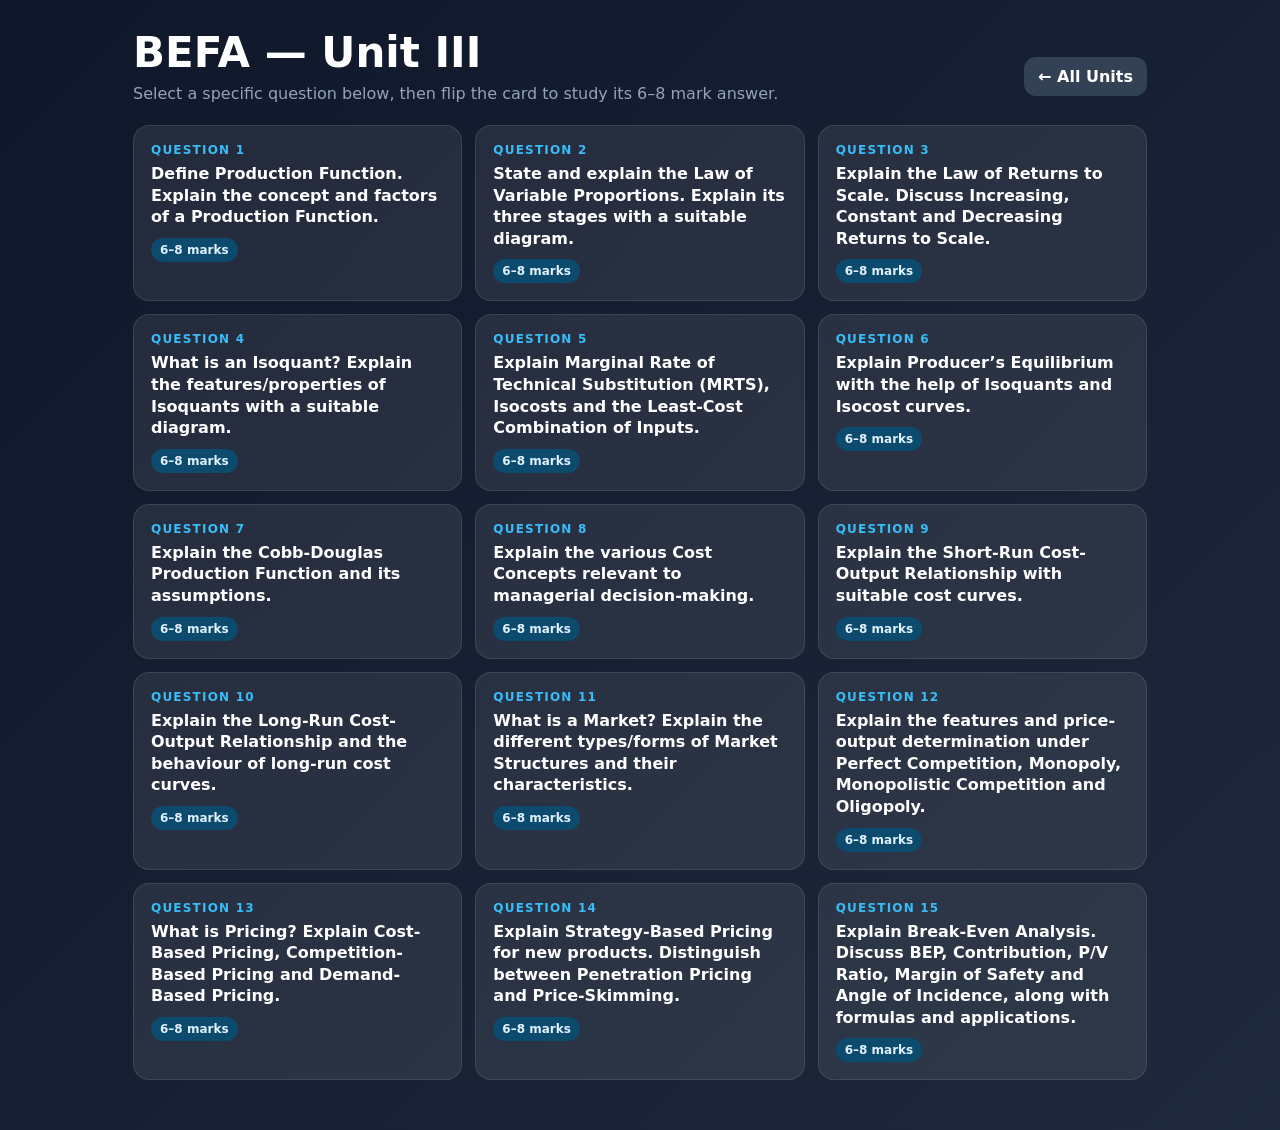
<file: BEFA_Unit_3_Study_Deck.html>
<!doctype html><html><head><meta charset="utf-8"><meta name="viewport" content="width=device-width,initial-scale=1"><title>BEFA Unit III Study Deck</title><style>
:root{--card:#f8fafc;--ink:#0f172a;--muted:#94a3b8;--accent:#38bdf8}*{box-sizing:border-box}body{margin:0;font-family:system-ui,-apple-system,Segoe UI,Roboto,Arial,sans-serif;background:linear-gradient(135deg,#0f172a,#1e293b);color:#fff;min-height:100vh}a{text-decoration:none;color:inherit}.wrap{max-width:1050px;margin:auto;padding:28px 18px 50px}.top{display:flex;gap:12px;align-items:center;justify-content:space-between;flex-wrap:wrap}h1{margin:0;font-size:clamp(26px,5vw,42px)}.sub{color:var(--muted);margin:7px 0 22px}.home{background:#334155;padding:10px 14px;border-radius:12px;font-weight:700}.grid{display:grid;grid-template-columns:repeat(auto-fit,minmax(260px,1fr));gap:13px}.qitem,.unit{background:rgba(255,255,255,.08);border:1px solid rgba(255,255,255,.10);border-radius:16px;padding:17px;cursor:pointer;transition:.18s}.qitem:hover,.unit:hover{transform:translateY(-2px);background:rgba(255,255,255,.12)}.qnum{font-size:12px;letter-spacing:.1em;text-transform:uppercase;color:var(--accent);font-weight:800}.qtitle{font-size:16px;line-height:1.35;margin-top:6px;font-weight:700}.marks{display:inline-block;margin-top:10px;background:#0c4a6e;color:#e0f2fe;padding:5px 9px;border-radius:999px;font-size:12px;font-weight:800}.deck{display:none}.deck.active{display:block}.index.hidden{display:none}.progress{height:8px;background:#334155;border-radius:99px;overflow:hidden;margin:16px 0 22px}.bar{height:100%;background:var(--accent);transition:.25s}.card-wrap{perspective:1200px;min-height:560px}.card{position:relative;width:100%;min-height:560px;transform-style:preserve-3d;transition:transform .55s;cursor:pointer}.card.flipped{transform:rotateY(180deg)}.face{position:absolute;inset:0;backface-visibility:hidden;border-radius:22px;padding:34px;box-shadow:0 18px 50px #0007;display:flex;flex-direction:column}.front{background:var(--card);color:var(--ink);justify-content:center;text-align:center}.back{background:#e2e8f0;color:var(--ink);transform:rotateY(180deg);overflow:auto}.tag{font-size:13px;text-transform:uppercase;letter-spacing:.12em;font-weight:800;color:#0284c7;margin-bottom:12px}.question{font-size:clamp(22px,4vw,34px);line-height:1.25;font-weight:800}.answer{white-space:pre-line;font-size:18px;line-height:1.6}.markbig{display:inline-block;margin:14px auto 0;background:#e0f2fe;color:#075985;padding:7px 11px;border-radius:999px;font-weight:800}.hint{margin-top:auto;color:#64748b;font-size:14px}.controls{display:grid;grid-template-columns:1fr 1.2fr 1.2fr 1fr;gap:10px;margin-top:18px}button{border:0;border-radius:13px;padding:14px 10px;font-size:15px;font-weight:800;cursor:pointer}.dark{background:#334155;color:#fff}.flip{background:var(--accent);color:#082f49}.idx{background:#e2e8f0;color:#0f172a}.meta{display:flex;justify-content:space-between;color:var(--muted);margin-top:14px;font-size:14px;gap:10px;flex-wrap:wrap}.unit h2{margin:5px 0}.unit p{color:#cbd5e1;margin:7px 0 0}.unit .big{font-size:34px;font-weight:900;color:var(--accent)}@media(max-width:650px){.face{padding:23px}.card-wrap,.card{min-height:650px}.controls{grid-template-columns:1fr 1fr}.answer{font-size:16px}}
</style></head><body><main class="wrap"><div class="top"><div><h1>BEFA — Unit III</h1><div class="sub">Select a specific question below, then flip the card to study its 6–8 mark answer.</div></div><a class="home" href="BEFA_Master_Index.html">← All Units</a></div><section class="index" id="index"><div class="grid"><div class="qitem" onclick="openCard(0)"><div class="qnum">Question 1</div><div class="qtitle">Define Production Function. Explain the concept and factors of a Production Function.</div><span class="marks">6–8 marks</span></div><div class="qitem" onclick="openCard(1)"><div class="qnum">Question 2</div><div class="qtitle">State and explain the Law of Variable Proportions. Explain its three stages with a suitable diagram.</div><span class="marks">6–8 marks</span></div><div class="qitem" onclick="openCard(2)"><div class="qnum">Question 3</div><div class="qtitle">Explain the Law of Returns to Scale. Discuss Increasing, Constant and Decreasing Returns to Scale.</div><span class="marks">6–8 marks</span></div><div class="qitem" onclick="openCard(3)"><div class="qnum">Question 4</div><div class="qtitle">What is an Isoquant? Explain the features/properties of Isoquants with a suitable diagram.</div><span class="marks">6–8 marks</span></div><div class="qitem" onclick="openCard(4)"><div class="qnum">Question 5</div><div class="qtitle">Explain Marginal Rate of Technical Substitution (MRTS), Isocosts and the Least-Cost Combination of Inputs.</div><span class="marks">6–8 marks</span></div><div class="qitem" onclick="openCard(5)"><div class="qnum">Question 6</div><div class="qtitle">Explain Producer’s Equilibrium with the help of Isoquants and Isocost curves.</div><span class="marks">6–8 marks</span></div><div class="qitem" onclick="openCard(6)"><div class="qnum">Question 7</div><div class="qtitle">Explain the Cobb-Douglas Production Function and its assumptions.</div><span class="marks">6–8 marks</span></div><div class="qitem" onclick="openCard(7)"><div class="qnum">Question 8</div><div class="qtitle">Explain the various Cost Concepts relevant to managerial decision-making.</div><span class="marks">6–8 marks</span></div><div class="qitem" onclick="openCard(8)"><div class="qnum">Question 9</div><div class="qtitle">Explain the Short-Run Cost-Output Relationship with suitable cost curves.</div><span class="marks">6–8 marks</span></div><div class="qitem" onclick="openCard(9)"><div class="qnum">Question 10</div><div class="qtitle">Explain the Long-Run Cost-Output Relationship and the behaviour of long-run cost curves.</div><span class="marks">6–8 marks</span></div><div class="qitem" onclick="openCard(10)"><div class="qnum">Question 11</div><div class="qtitle">What is a Market? Explain the different types/forms of Market Structures and their characteristics.</div><span class="marks">6–8 marks</span></div><div class="qitem" onclick="openCard(11)"><div class="qnum">Question 12</div><div class="qtitle">Explain the features and price-output determination under Perfect Competition, Monopoly, Monopolistic Competition and Oligopoly.</div><span class="marks">6–8 marks</span></div><div class="qitem" onclick="openCard(12)"><div class="qnum">Question 13</div><div class="qtitle">What is Pricing? Explain Cost-Based Pricing, Competition-Based Pricing and Demand-Based Pricing.</div><span class="marks">6–8 marks</span></div><div class="qitem" onclick="openCard(13)"><div class="qnum">Question 14</div><div class="qtitle">Explain Strategy-Based Pricing for new products. Distinguish between Penetration Pricing and Price-Skimming.</div><span class="marks">6–8 marks</span></div><div class="qitem" onclick="openCard(14)"><div class="qnum">Question 15</div><div class="qtitle">Explain Break-Even Analysis. Discuss BEP, Contribution, P/V Ratio, Margin of Safety and Angle of Incidence, along with formulas and applications.</div><span class="marks">6–8 marks</span></div></div></section><section class="deck" id="deck"><div class="progress"><div class="bar" id="bar"></div></div><div class="card-wrap"><div class="card" id="card"><section class="face front"><div class="tag" id="tag"></div><div class="question" id="q"></div><div class="markbig">6–8 marks</div><div class="hint">Click to reveal answer</div></section><section class="face back"><div class="tag">Answer • 6–8 marks</div><div class="answer" id="a"></div><div class="hint">Click again to return to the question</div></section></div></div><div class="controls"><button class="dark" id="prev">← Previous</button><button class="idx" id="backIndex">☰ Question Index</button><button class="flip" id="flip">Show answer</button><button class="dark" id="next">Next →</button></div><div class="meta"><span id="count"></span><span>Keyboard: ← → • Space to flip • Esc for index</span></div></section></main><script>
const cards=[{"q": "Define Production Function. Explain the concept and factors of a Production Function.", "a": "A Production Function expresses the functional relationship between physical inputs and physical output.\n\nQ = f(A, B, C, D)\nor\nQ = f(L₁, L₂, C, O, T)\n\nIt shows the maximum output that can be produced from given inputs under a given state of technology.\n\nThe Unit III notes distinguish:\n• Law of Variable Proportions — some inputs are fixed and one is variable.\n• Law of Returns to Scale — all inputs are varied.\n\nMemory: Production Function = Input → Output relationship."}, {"q": "State and explain the Law of Variable Proportions. Explain its three stages with a suitable diagram.", "a": "The Law of Variable Proportions studies the change in output when one factor is varied while other factors remain fixed.\n\nAssumptions:\n1. Technology remains constant.\n2. One factor is variable while others are fixed.\n3. Units of the variable factor are homogeneous.\n\nThree stages:\nI. Increasing Returns — Total Product rises at an increasing rate initially.\nII. Diminishing Returns — Total Product continues to rise but at a diminishing rate; Marginal Product falls.\nIII. Negative Returns — additional units of the variable factor reduce Total Product and Marginal Product becomes negative.\n\nDiagram: Show TP, AP and MP curves and mark Stages I, II and III.\n\nMemory: Increasing → Diminishing → Negative."}, {"q": "Explain the Law of Returns to Scale. Discuss Increasing, Constant and Decreasing Returns to Scale.", "a": "Returns to Scale studies output when ALL inputs are increased or decreased in the same proportion.\n\n1. Increasing Returns to Scale:\nOutput increases more than proportionately to the increase in inputs.\n\n2. Constant Returns to Scale:\nOutput increases in the same proportion as inputs.\n\n3. Decreasing Returns to Scale:\nOutput increases less than proportionately to the increase in inputs.\n\nUnlike the Law of Variable Proportions, no factor is kept fixed.\n\nMemory:\nOutput > Inputs = Increasing\nOutput = Inputs = Constant\nOutput < Inputs = Decreasing."}, {"q": "What is an Isoquant? Explain the features/properties of Isoquants with a suitable diagram.", "a": "An Isoquant is a curve showing different combinations of two inputs, such as labour and capital, that produce the same level of output. It is also called an equal-product curve or production indifference curve.\n\nImportant idea:\n• Every point on one isoquant gives the same output.\n• Different isoquants represent different output levels.\n• A producer chooses among input combinations according to factor prices and cost.\n\nDiagram: Labour on X-axis, Capital on Y-axis; draw a downward-sloping convex isoquant.\n\nMemory: Isoquant = Same Output, Different Input Combinations."}, {"q": "Explain Marginal Rate of Technical Substitution (MRTS), Isocosts and the Least-Cost Combination of Inputs.", "a": "MRTS represents the rate at which one input can be substituted for another while keeping output unchanged.\n\nAn Isocost line represents combinations of inputs that involve the same total cost at given factor prices.\n\nLeast-Cost Combination:\nThe producer selects the input combination that produces a given output at the minimum possible cost. In the notes, points such as P, Q and R where the relevant input-cost line touches an isoquant represent least-cost combinations.\n\nThe line joining least-cost combinations at different output levels is the Expansion Path or Scale Line.\n\nMemory: Isoquant = same output; Isocost = same cost; Tangency = least-cost combination."}, {"q": "Explain Producer’s Equilibrium with the help of Isoquants and Isocost curves.", "a": "Producer's Equilibrium is the position where the producer obtains maximum output with the least-cost combination of factors.\n\nUsing isoquants and input-cost lines, the optimum combination occurs at the appropriate tangency/least-cost point.\n\nThe Unit III notes illustrate least-cost combinations P, Q and R for different levels of output. Joining these equilibrium combinations gives the Expansion Path, also called the Scale Line.\n\nThe expansion path shows how the firm can expand production when factor prices are given.\n\nMemory: Producer Equilibrium = Maximum Output + Least Cost."}, {"q": "Explain the Cobb-Douglas Production Function and its assumptions.", "a": "The Cobb-Douglas Production Function in the notes is:\n\nP = b Lᵃ K¹⁻ᵃ\n\nWhere:\nP = Total output\nL = Labour\nK = Capital\nb = Positive constant\na and (1−a) = elasticities of production.\n\nAssumptions:\n1. Output is a function of capital and labour.\n2. It is linear homogeneous of first degree.\n3. Log of output is a linear function of logs of labour and capital.\n4. Constant returns to scale.\n5. Inputs are homogeneous.\n6. Perfect competition.\n7. No change in technology.\n\nMemory: P = bLᵃK¹⁻ᵃ."}, {"q": "Explain the various Cost Concepts relevant to managerial decision-making.", "a": "Important cost concepts in Unit III include:\n\n• Incremental Cost — additional cost caused by a change in level/nature of business activity.\n• Sunk Cost — cost already incurred due to a past decision and not altered by future decisions.\n• Total Cost — total cost of inputs; sum of fixed and variable costs.\n• Average Cost — cost per unit: AC = TC / Q.\n• Marginal Cost — additional cost of producing an additional unit.\n• Accounting Cost — historical costs recorded for financial/legal/tax purposes.\n• Economic Cost — considers future costs and revenues for planning and choice.\n\nThe notes also classify costs in several other ways for managerial decisions.\n\nMemory: Future decision? Incremental/economic costs matter; sunk cost is past."}, {"q": "Explain the Short-Run Cost-Output Relationship with suitable cost curves.", "a": "In the short run, the physical capacity of the firm is fixed and output changes by using existing capacity.\n\nKey relationships:\nTC = TFC + TVC\nAC = TC / Q\nAFC = TFC / Q\nAVC = TVC / Q\nMC = Change in TC / Change in Q\n\nTFC remains fixed within the relevant output range. TVC changes with output. AFC falls as output rises. Marginal Cost is the addition to Total Cost from an additional unit.\n\nThe notes explain the cost-output table on the basis of diminishing marginal returns.\n\nDiagram: Show TFC, TVC, TC and the per-unit AC/AVC/AFC/MC curves.\n\nMemory: Short Run = Capacity Fixed."}, {"q": "Explain the Long-Run Cost-Output Relationship and the behaviour of long-run cost curves.", "a": "Unit III distinguishes the long run from the short run through the cost function. In the long run, the firm has time to adjust its plant/capacity and input combination rather than being restricted to a fixed physical capacity.\n\nCost is described as:\nC = f(S, O, P, T, …)\nwhere:\nC = Cost\nS = Size/scale of plant\nO = Output\nP = Input prices\nT = Technology\n\nThus long-run cost behaviour depends on scale, output, input prices, technology and related determinants.\n\nMemory: Short Run = fixed capacity; Long Run = capacity can be adjusted."}, {"q": "What is a Market? Explain the different types/forms of Market Structures and their characteristics.", "a": "The major market structures covered in Unit III are:\n\n1. Perfect Competition — many firms, homogeneous product and market-determined price.\n2. Monopoly — one seller with control over supply and no close substitute.\n3. Monopolistic Competition — many firms selling differentiated but close-substitute products.\n4. Oligopoly — a few firms; decisions are interdependent.\n\nThe notes also discuss:\n• Duopoly — two sellers.\n• Monopsony — one buyer.\n• Bilateral Monopoly — one seller facing one buyer.\n• Oligopsony — few buyers and many sellers.\n\nMemory: Many → One → Many differentiated → Few."}, {"q": "Explain the features and price-output determination under Perfect Competition, Monopoly, Monopolistic Competition and Oligopoly.", "a": "PERFECT COMPETITION:\nThe firm accepts the market price. AR = MR = Price. Equilibrium requires MR = MC and MC should cut MR from below. In the long run firms earn normal profit according to the notes.\n\nMONOPOLY:\nOne seller controls supply. Equilibrium output occurs where MC = MR. AR and MR slope downward. AR > AC gives supernormal profit; AR = AC normal profit; AR < AC loss.\n\nMONOPOLISTIC COMPETITION:\nMany firms, product differentiation, many buyers, free entry/exit, selling costs and imperfect knowledge.\n\nOLIGOPOLY:\nFew firms, interdependence, indeterminate demand curve, heavy advertising/selling costs and price rigidity.\n\nMemory: Profit-maximizing equilibrium centres on MR = MC where applicable."}, {"q": "What is Pricing? Explain Cost-Based Pricing, Competition-Based Pricing and Demand-Based Pricing.", "a": "Pricing is the process of setting a price for goods/services sold by an enterprise.\n\n1. Cost-Based Pricing:\nPrice is based on cost. The notes discuss approaches involving cost plus a margin/mark-up and marginal-cost pricing. Strengths include simplicity and consistency; limitations include difficulty estimating future costs and ignoring demand.\n\n2. Competition-Based Pricing:\nPrice is based on market competition. Methods include Going-Rate Pricing and Sealed-Bid Pricing.\n\n3. Demand-Based Pricing:\nPrices are set according to consumer preference, perception and intensity of demand. The notes mention Perceived-Value Pricing and Differential Pricing/price discrimination.\n\nMemory: Cost → Competition → Demand."}, {"q": "Explain Strategy-Based Pricing for new products. Distinguish between Penetration Pricing and Price-Skimming.", "a": "For a new product, the firm may use Penetration Pricing or Price-Skimming.\n\nPENETRATION PRICING:\n• Low initial price.\n• Used to attract consumers and gain acceptance.\n• Price may later be increased after image and credibility are established.\n• The notes give Rin washing soap as an example.\n\nPRICE-SKIMMING:\n• High initial price.\n• Price is gradually reduced as buyers become scarce.\n\nThe notes state that a prudent producer may use a suitable mix of pricing methods because no single method is perfect.\n\nMemory: Penetration = Low → Higher; Skimming = High → Lower."}, {"q": "Explain Break-Even Analysis. Discuss BEP, Contribution, P/V Ratio, Margin of Safety and Angle of Incidence, along with formulas and applications.", "a": "Break-Even Analysis studies the Cost-Volume-Profit relationship. BEP is where Total Revenue = Total Cost: no profit, no loss.\n\nKey formulas:\nContribution = Selling Price − Variable Cost\nContribution = Fixed Cost + Profit\nContribution Margin/P-V Ratio = Contribution / Sales\nBEP (units) = Fixed Expenses / Contribution per unit\nBEP (₹) = Fixed Expenses / Contribution Margin Ratio\nMargin of Safety = Present Sales − Break-Even Sales\nProfit = Contribution − Fixed Cost\nTarget Volume = (Fixed Expenses + Target Profit) / Contribution per unit\n\nAngle of Incidence:\nAngle between the sales line and total-cost line at BEP. A larger angle indicates a higher rate of profit after BEP.\n\nApplications:\n• Make-or-buy decisions\n• Product mix under a limiting factor\n• Add/drop product decisions\n• Cost control and profit planning\n\nMemory: BEP = No Profit, No Loss."}];let i=0;const card=document.getElementById('card'),index=document.getElementById('index'),deck=document.getElementById('deck'),q=document.getElementById('q'),a=document.getElementById('a'),tag=document.getElementById('tag'),count=document.getElementById('count'),bar=document.getElementById('bar'),flip=document.getElementById('flip'),prev=document.getElementById('prev'),next=document.getElementById('next'),backIndex=document.getElementById('backIndex');
function render(){card.classList.remove('flipped');q.textContent=cards[i].q;a.textContent=cards[i].a;tag.textContent='Question '+(i+1);count.textContent=(i+1)+' / '+cards.length;bar.style.width=((i+1)/cards.length*100)+'%';flip.textContent='Show answer';}
function openCard(n){i=n;index.classList.add('hidden');deck.classList.add('active');render();window.scrollTo(0,0)}function showIndex(){deck.classList.remove('active');index.classList.remove('hidden');window.scrollTo(0,0)}function doFlip(){card.classList.toggle('flipped');flip.textContent=card.classList.contains('flipped')?'Show question':'Show answer'}function move(d){i=(i+d+cards.length)%cards.length;render()}card.onclick=doFlip;flip.onclick=doFlip;prev.onclick=()=>move(-1);next.onclick=()=>move(1);backIndex.onclick=showIndex;document.addEventListener('keydown',e=>{if(!deck.classList.contains('active'))return;if(e.key==='ArrowLeft')move(-1);if(e.key==='ArrowRight')move(1);if(e.code==='Space'){e.preventDefault();doFlip()}if(e.key==='Escape')showIndex()});</script></body></html>
</file>
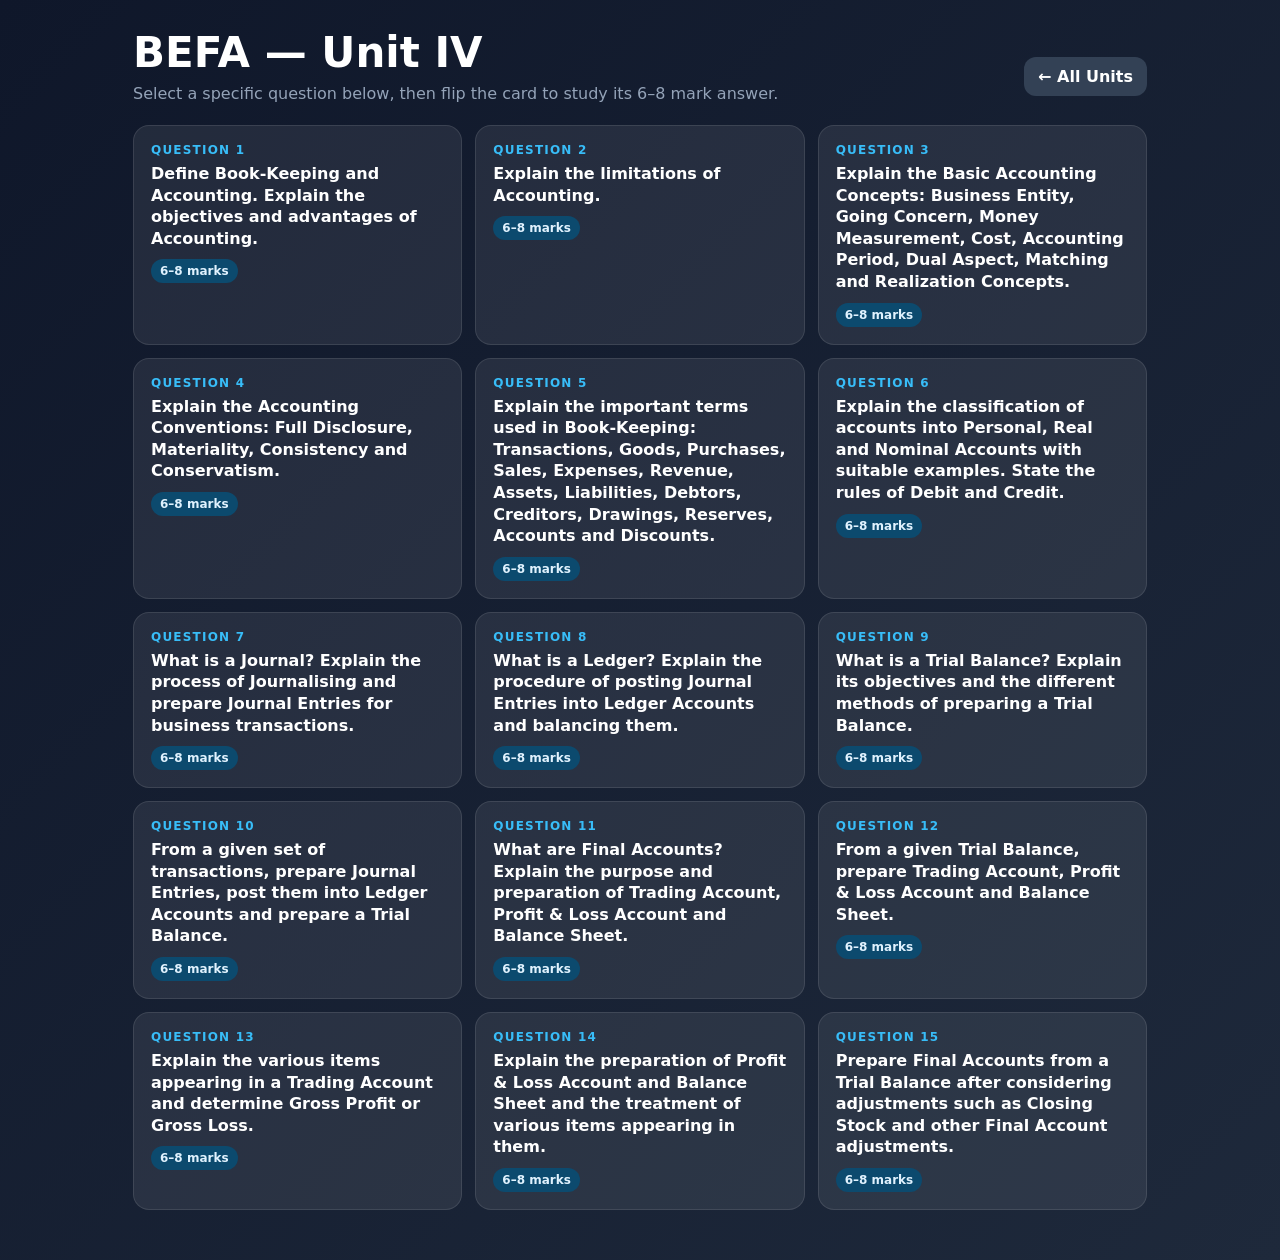
<file: BEFA_Unit_4_Study_Deck.html>
<!doctype html><html><head><meta charset="utf-8"><meta name="viewport" content="width=device-width,initial-scale=1"><title>BEFA Unit IV Study Deck</title><style>
:root{--card:#f8fafc;--ink:#0f172a;--muted:#94a3b8;--accent:#38bdf8}*{box-sizing:border-box}body{margin:0;font-family:system-ui,-apple-system,Segoe UI,Roboto,Arial,sans-serif;background:linear-gradient(135deg,#0f172a,#1e293b);color:#fff;min-height:100vh}a{text-decoration:none;color:inherit}.wrap{max-width:1050px;margin:auto;padding:28px 18px 50px}.top{display:flex;gap:12px;align-items:center;justify-content:space-between;flex-wrap:wrap}h1{margin:0;font-size:clamp(26px,5vw,42px)}.sub{color:var(--muted);margin:7px 0 22px}.home{background:#334155;padding:10px 14px;border-radius:12px;font-weight:700}.grid{display:grid;grid-template-columns:repeat(auto-fit,minmax(260px,1fr));gap:13px}.qitem,.unit{background:rgba(255,255,255,.08);border:1px solid rgba(255,255,255,.10);border-radius:16px;padding:17px;cursor:pointer;transition:.18s}.qitem:hover,.unit:hover{transform:translateY(-2px);background:rgba(255,255,255,.12)}.qnum{font-size:12px;letter-spacing:.1em;text-transform:uppercase;color:var(--accent);font-weight:800}.qtitle{font-size:16px;line-height:1.35;margin-top:6px;font-weight:700}.marks{display:inline-block;margin-top:10px;background:#0c4a6e;color:#e0f2fe;padding:5px 9px;border-radius:999px;font-size:12px;font-weight:800}.deck{display:none}.deck.active{display:block}.index.hidden{display:none}.progress{height:8px;background:#334155;border-radius:99px;overflow:hidden;margin:16px 0 22px}.bar{height:100%;background:var(--accent);transition:.25s}.card-wrap{perspective:1200px;min-height:560px}.card{position:relative;width:100%;min-height:560px;transform-style:preserve-3d;transition:transform .55s;cursor:pointer}.card.flipped{transform:rotateY(180deg)}.face{position:absolute;inset:0;backface-visibility:hidden;border-radius:22px;padding:34px;box-shadow:0 18px 50px #0007;display:flex;flex-direction:column}.front{background:var(--card);color:var(--ink);justify-content:center;text-align:center}.back{background:#e2e8f0;color:var(--ink);transform:rotateY(180deg);overflow:auto}.tag{font-size:13px;text-transform:uppercase;letter-spacing:.12em;font-weight:800;color:#0284c7;margin-bottom:12px}.question{font-size:clamp(22px,4vw,34px);line-height:1.25;font-weight:800}.answer{white-space:pre-line;font-size:18px;line-height:1.6}.markbig{display:inline-block;margin:14px auto 0;background:#e0f2fe;color:#075985;padding:7px 11px;border-radius:999px;font-weight:800}.hint{margin-top:auto;color:#64748b;font-size:14px}.controls{display:grid;grid-template-columns:1fr 1.2fr 1.2fr 1fr;gap:10px;margin-top:18px}button{border:0;border-radius:13px;padding:14px 10px;font-size:15px;font-weight:800;cursor:pointer}.dark{background:#334155;color:#fff}.flip{background:var(--accent);color:#082f49}.idx{background:#e2e8f0;color:#0f172a}.meta{display:flex;justify-content:space-between;color:var(--muted);margin-top:14px;font-size:14px;gap:10px;flex-wrap:wrap}.unit h2{margin:5px 0}.unit p{color:#cbd5e1;margin:7px 0 0}.unit .big{font-size:34px;font-weight:900;color:var(--accent)}@media(max-width:650px){.face{padding:23px}.card-wrap,.card{min-height:650px}.controls{grid-template-columns:1fr 1fr}.answer{font-size:16px}}
</style></head><body><main class="wrap"><div class="top"><div><h1>BEFA — Unit IV</h1><div class="sub">Select a specific question below, then flip the card to study its 6–8 mark answer.</div></div><a class="home" href="BEFA_Master_Index.html">← All Units</a></div><section class="index" id="index"><div class="grid"><div class="qitem" onclick="openCard(0)"><div class="qnum">Question 1</div><div class="qtitle">Define Book-Keeping and Accounting. Explain the objectives and advantages of Accounting.</div><span class="marks">6–8 marks</span></div><div class="qitem" onclick="openCard(1)"><div class="qnum">Question 2</div><div class="qtitle">Explain the limitations of Accounting.</div><span class="marks">6–8 marks</span></div><div class="qitem" onclick="openCard(2)"><div class="qnum">Question 3</div><div class="qtitle">Explain the Basic Accounting Concepts: Business Entity, Going Concern, Money Measurement, Cost, Accounting Period, Dual Aspect, Matching and Realization Concepts.</div><span class="marks">6–8 marks</span></div><div class="qitem" onclick="openCard(3)"><div class="qnum">Question 4</div><div class="qtitle">Explain the Accounting Conventions: Full Disclosure, Materiality, Consistency and Conservatism.</div><span class="marks">6–8 marks</span></div><div class="qitem" onclick="openCard(4)"><div class="qnum">Question 5</div><div class="qtitle">Explain the important terms used in Book-Keeping: Transactions, Goods, Purchases, Sales, Expenses, Revenue, Assets, Liabilities, Debtors, Creditors, Drawings, Reserves, Accounts and Discounts.</div><span class="marks">6–8 marks</span></div><div class="qitem" onclick="openCard(5)"><div class="qnum">Question 6</div><div class="qtitle">Explain the classification of accounts into Personal, Real and Nominal Accounts with suitable examples. State the rules of Debit and Credit.</div><span class="marks">6–8 marks</span></div><div class="qitem" onclick="openCard(6)"><div class="qnum">Question 7</div><div class="qtitle">What is a Journal? Explain the process of Journalising and prepare Journal Entries for business transactions.</div><span class="marks">6–8 marks</span></div><div class="qitem" onclick="openCard(7)"><div class="qnum">Question 8</div><div class="qtitle">What is a Ledger? Explain the procedure of posting Journal Entries into Ledger Accounts and balancing them.</div><span class="marks">6–8 marks</span></div><div class="qitem" onclick="openCard(8)"><div class="qnum">Question 9</div><div class="qtitle">What is a Trial Balance? Explain its objectives and the different methods of preparing a Trial Balance.</div><span class="marks">6–8 marks</span></div><div class="qitem" onclick="openCard(9)"><div class="qnum">Question 10</div><div class="qtitle">From a given set of transactions, prepare Journal Entries, post them into Ledger Accounts and prepare a Trial Balance.</div><span class="marks">6–8 marks</span></div><div class="qitem" onclick="openCard(10)"><div class="qnum">Question 11</div><div class="qtitle">What are Final Accounts? Explain the purpose and preparation of Trading Account, Profit &amp; Loss Account and Balance Sheet.</div><span class="marks">6–8 marks</span></div><div class="qitem" onclick="openCard(11)"><div class="qnum">Question 12</div><div class="qtitle">From a given Trial Balance, prepare Trading Account, Profit &amp; Loss Account and Balance Sheet.</div><span class="marks">6–8 marks</span></div><div class="qitem" onclick="openCard(12)"><div class="qnum">Question 13</div><div class="qtitle">Explain the various items appearing in a Trading Account and determine Gross Profit or Gross Loss.</div><span class="marks">6–8 marks</span></div><div class="qitem" onclick="openCard(13)"><div class="qnum">Question 14</div><div class="qtitle">Explain the preparation of Profit &amp; Loss Account and Balance Sheet and the treatment of various items appearing in them.</div><span class="marks">6–8 marks</span></div><div class="qitem" onclick="openCard(14)"><div class="qnum">Question 15</div><div class="qtitle">Prepare Final Accounts from a Trial Balance after considering adjustments such as Closing Stock and other Final Account adjustments.</div><span class="marks">6–8 marks</span></div></div></section><section class="deck" id="deck"><div class="progress"><div class="bar" id="bar"></div></div><div class="card-wrap"><div class="card" id="card"><section class="face front"><div class="tag" id="tag"></div><div class="question" id="q"></div><div class="markbig">6–8 marks</div><div class="hint">Click to reveal answer</div></section><section class="face back"><div class="tag">Answer • 6–8 marks</div><div class="answer" id="a"></div><div class="hint">Click again to return to the question</div></section></div></div><div class="controls"><button class="dark" id="prev">← Previous</button><button class="idx" id="backIndex">☰ Question Index</button><button class="flip" id="flip">Show answer</button><button class="dark" id="next">Next →</button></div><div class="meta"><span id="count"></span><span>Keyboard: ← → • Space to flip • Esc for index</span></div></section></main><script>
const cards=[{"q": "Define Book-Keeping and Accounting. Explain the objectives and advantages of Accounting.", "a": "Book-Keeping is the system of recording business transactions in a set of books in a systematic manner. It is mainly concerned with recording transactions in books of original entry and ledgers.\n\nAccounting is broader. The notes describe it as recording, classifying, summarizing, analysing and interpreting business transactions and communicating the results.\n\nObjectives / uses:\n• Maintain systematic records.\n• Determine profit or loss.\n• Know the financial position of the business.\n• Provide useful information to interested parties.\n• Assist comparison, control and decision-making.\n\nAdvantages listed in the notes include systematic records, preparation of financial statements, information about assets, required information to owners/lenders/creditors, comparison with previous periods, less scope for fraud or theft, tax matters, valuation of business, documentary evidence and help to management.\n\nMemory: Book-Keeping = Record; Accounting = Record + Classify + Summarize + Analyse + Interpret."}, {"q": "Explain the limitations of Accounting.", "a": "The Unit IV notes list these main limitations:\n\n1. Does not record all events — only transactions of a financial character are recorded. Non-financial matters such as quality of human resources, location advantages and business contacts are not recorded.\n2. Does not reflect current values — book values are historical and may differ from current market values.\n3. Estimates are based on personal judgement — debtors, inventory, fixed assets and useful life may involve estimates.\n4. Inadequate information on costs and profits — book-keeping mainly gives overall profitability and may not show profitability of different activities, products or divisions.\n\nMemory: Financial only → Historical values → Judgement → Limited cost/profit detail."}, {"q": "Explain the Basic Accounting Concepts: Business Entity, Going Concern, Money Measurement, Cost, Accounting Period, Dual Aspect, Matching and Realization Concepts.", "a": "1. Business Entity Concept — Business is treated separately from the proprietor.\n2. Going Concern Concept — Business is assumed to continue for an unlimited period unless dissolved.\n3. Money Measurement Concept — Only transactions expressible in money are recorded.\n4. Cost Concept — Assets are initially recorded at acquisition cost; depreciation may reduce their book value over time.\n5. Accounting Period Concept — Results are measured for a specified accounting period, usually one year.\n6. Dual Aspect Concept — Every transaction has two aspects: receiving benefit is DEBIT and giving benefit is CREDIT.\n7. Matching Cost Concept — Expenses of an accounting period are matched with the revenue earned during that period.\n8. Realization Concept — Revenue is recognized when a sale is made.\n\nMemory: Entity → Going Concern → Money → Cost → Period → Dual → Matching → Realization."}, {"q": "Explain the Accounting Conventions: Full Disclosure, Materiality, Consistency and Conservatism.", "a": "1. Full Disclosure — Accounting reports should fully and fairly disclose relevant information so users can make informed decisions.\n2. Materiality — Important information should be disclosed; unimportant information may be presented more briefly, such as in footnotes.\n3. Consistency — Accounting methods should not normally be changed from year to year so results remain comparable.\n4. Conservatism — Do not anticipate unrealized income; provide for prospective losses. The notes describe this as “playing safe.”\n\nMemory: Disclose → Important → Consistent → Cautious."}, {"q": "Explain the important terms used in Book-Keeping: Transactions, Goods, Purchases, Sales, Expenses, Revenue, Assets, Liabilities, Debtors, Creditors, Drawings, Reserves, Accounts and Discounts.", "a": "Key terms from Unit IV:\n\n• Transaction — purchase or sale of goods/services; may be cash or credit.\n• Goods — items purchased by a firm for resale.\n• Purchases — goods bought for resale.\n• Sales — goods sold.\n• Expenses — costs incurred to purchase goods or services.\n• Revenue — amount realized or receivable from sale of goods/services.\n• Assets — valuable things owned by the business.\n• Liabilities — obligations/debts payable by the enterprise.\n• Debtors — persons who owe money to the trader.\n• Creditors — persons to whom the business owes money.\n• Drawings — cash/goods withdrawn by proprietor for personal or household use.\n• Reserve — amount set aside from profits for contingencies.\n• Account — summarized statement of transactions relating to a person, thing, expense or income.\n• Cash Discount — allowance for prompt payment.\n• Trade Discount — deduction from catalogue/gross price allowed to traders buying for resale.\n\nMemory: Learn each term with one-line meaning."}, {"q": "Explain the classification of accounts into Personal, Real and Nominal Accounts with suitable examples. State the rules of Debit and Credit.", "a": "1. PERSONAL ACCOUNTS — transactions with persons.\nExamples: Krishna A/c, Gopal's A/c, capital and drawings accounts.\nRule: Debit the Receiver; Credit the Giver.\n\n2. REAL ACCOUNTS — property/assets.\nExamples: Cash A/c, Furniture A/c, Machinery A/c.\nRule: Debit what comes in; Credit what goes out.\n\n3. NOMINAL ACCOUNTS — expenses, losses, incomes and gains.\nExamples: Salaries, Wages, Commission, Interest, Rent.\nRule: Debit all expenses and losses; Credit all incomes and gains.\n\nMemory:\nPersonal → Receiver/Giver\nReal → Comes In/Goes Out\nNominal → Expenses & Losses/Incomes & Gains."}, {"q": "What is a Journal? Explain the process of Journalising and prepare Journal Entries for business transactions.", "a": "A Journal is a book of original entry in which business transactions are first recorded chronologically. The process of recording transactions in the journal is called Journalising.\n\nSteps:\n1. Identify the accounts affected.\n2. Classify them as Personal, Real or Nominal.\n3. Apply the relevant debit/credit rule.\n4. Record date, particulars, ledger folio, debit and credit amounts.\n5. Add a brief narration where required.\n\nExamples from the notes:\nCash sale:\nCash A/c Dr. 1,000\n   To Sales A/c 1,000\n\nCredit sale to ABC:\nABC A/c Dr. 2,000\n   To Sales A/c 2,000\n\nCash received from ABC:\nCash A/c Dr. 1,500\n   To ABC A/c 1,500\n\nMemory: Identify → Classify → Apply Rule → Journalise."}, {"q": "What is a Ledger? Explain the procedure of posting Journal Entries into Ledger Accounts and balancing them.", "a": "Ledger posting is the third stage in the accounting cycle. Transactions entered in the journal are posted into their respective accounts in the ledger.\n\nA Ledger:\n• Is the book of final entry.\n• Contains the final and permanent record of transactions in classified form.\n• Has separate accounts for persons, assets, expenses and incomes.\n• Shows the net effect of transactions on each account.\n\nPosting means transferring the debit and credit effects of journal entries to the appropriate ledger accounts. After posting, accounts are balanced by comparing debit and credit totals and carrying forward the balance.\n\nMemory: Journal = chronological record; Ledger = classified account-wise record."}, {"q": "What is a Trial Balance? Explain its objectives and the different methods of preparing a Trial Balance.", "a": "A Trial Balance is a statement showing debit and credit balances of ledger accounts to test the arithmetical accuracy of the books. The notes state that it is not conclusive proof of accuracy.\n\nMethods:\n1. Totals Method — debit and credit totals of all ledger accounts are shown.\n2. Balance Method — balances of ledger accounts are shown; accounts without balances are omitted.\n3. Total and Balance Method — combines the above two methods.\n\nGeneral placement:\nDebit: assets, expenses/losses, drawings, cash/bank balances.\nCredit: liabilities, incomes, profits and capital.\n\nThe two columns should agree:\nTotal Debit = Total Credit.\n\nMemory: Trial Balance tests arithmetic accuracy."}, {"q": "From a given set of transactions, prepare Journal Entries, post them into Ledger Accounts and prepare a Trial Balance.", "a": "This is a practical accounting question. Use this sequence:\n\n1. TRANSACTIONS\nRead each transaction and identify affected accounts.\n\n2. JOURNAL\nApply the golden rules and record debit and credit entries.\n\n3. LEDGER\nPost every journal entry into the relevant accounts and balance them.\n\n4. TRIAL BALANCE\nPlace debit balances in the debit column and credit balances in the credit column.\n\nCheck:\nTotal Debit = Total Credit.\n\nThe Unit IV notes demonstrate this process on pages 11–15 using XYZ: starting capital, purchases, cash/credit sales, rent, purchase/sales returns, salaries, machinery and discount.\n\nMemory: Transaction → Journal → Ledger → Trial Balance."}, {"q": "What are Final Accounts? Explain the purpose and preparation of Trading Account, Profit & Loss Account and Balance Sheet.", "a": "Final Accounts determine the result and financial position of a business.\n\n1. TRADING ACCOUNT\nPrepared to determine Gross Profit or Gross Loss.\nGross Profit = Trading Credit Side − Trading Debit Side.\n\n2. PROFIT & LOSS ACCOUNT\nPrepared to determine Net Profit or Net Loss. It contains indirect expenses and incomes.\nNet Profit = P&L Credit Side − P&L Debit Side.\n\n3. BALANCE SHEET\nA statement showing the financial position on a specified date. Liabilities/sources appear on the left and assets/application of funds on the right in the format used in the notes.\n\nThe notes also state:\nAssets = Liabilities + Capital.\n\nMemory: Trading → Gross Profit; P&L → Net Profit; Balance Sheet → Financial Position."}, {"q": "From a given Trial Balance, prepare Trading Account, Profit & Loss Account and Balance Sheet.", "a": "For a numerical problem, follow this order:\n\nSTEP 1 — TRADING ACCOUNT\nDebit side: Opening Stock, Net Purchases and Direct Expenses.\nCredit side: Net Sales and Closing Stock.\nFind Gross Profit/Gross Loss.\n\nSTEP 2 — PROFIT & LOSS ACCOUNT\nTransfer Gross Profit to the credit side (or Gross Loss to debit). Record indirect expenses on debit and indirect incomes on credit. Find Net Profit/Net Loss.\n\nSTEP 3 — BALANCE SHEET\nShow capital and liabilities on the liabilities side and assets on the assets side. Add Net Profit to capital or deduct Net Loss.\n\nThe worked problem on pages 15–17 follows exactly this flow.\n\nMemory: Trial Balance → Trading → P&L → Balance Sheet."}, {"q": "Explain the various items appearing in a Trading Account and determine Gross Profit or Gross Loss.", "a": "Trading Account determines the gross result from buying and selling goods.\n\nDEBIT SIDE:\n• Opening Stock\n• Purchases less Purchase Returns\n• Direct expenses such as carriage inward, freight, octroi, dock dues, excise duty, royalty, motive power, coal/gas/water and factory expenses.\n\nCREDIT SIDE:\n• Sales less Sales Returns\n• Closing Stock\n• Gross Loss, if applicable.\n\nIf Credit side > Debit side → Gross Profit.\nIf Debit side > Credit side → Gross Loss.\n\nGross Profit is transferred to the credit side of Profit & Loss Account; Gross Loss is transferred to the debit side.\n\nMemory: Trading Account = Direct items + Goods → Gross result."}, {"q": "Explain the preparation of Profit & Loss Account and Balance Sheet and the treatment of various items appearing in them.", "a": "PROFIT & LOSS ACCOUNT:\nPrepared after Trading Account to find Net Profit or Net Loss.\nDebit side includes indirect expenses such as salaries, office rent/rates/taxes, printing, telephone, postage, discounts allowed, insurance, audit fees, electricity, repairs, depreciation, advertisements, bad debts, commission, bank charges, loan interest and loss on sale of asset.\nCredit side includes Gross Profit and incomes such as discount received, commission received, bank interest, rent received, dividend, debenture interest and profit on sale of assets.\n\nBALANCE SHEET:\nShows financial position on a certain date.\nLiabilities include capital, loans, creditors, outstanding expenses, bills payable and bank overdraft.\nAssets include goodwill, land/building, plant/machinery, furniture, investments, closing stock, accrued/prepaid items, debtors, bills receivable and cash/bank.\n\nMemory: P&L = indirect expenses/incomes; Balance Sheet = liabilities/assets."}, {"q": "Prepare Final Accounts from a Trial Balance after considering adjustments such as Closing Stock and other Final Account adjustments.", "a": "Unit IV explains that adjustments may affect two places in final accounts.\n\nImportant treatments:\n\n1. Closing Stock — if given as adjustment: credit Trading A/c + asset in Balance Sheet.\n2. Outstanding Expense — add to concerned expense + show as liability.\n3. Prepaid Expense — deduct from concerned expense + show as asset.\n4. Accrued/Outstanding Income — add to concerned income + show as asset.\n5. Income Received in Advance — deduct from income + show as liability.\n6. Depreciation — debit P&L + deduct from concerned asset.\n7. Interest on Loan/Capital — debit P&L; if outstanding, add to loan/capital liability.\n8. Bad Debts — debit P&L; if adjustment, also deduct from debtors.\n9. Interest on Drawings — credit P&L; if adjustment, deduct from capital.\n10. Interest on Investments — credit P&L; if outstanding, add to investments/assets.\n\nMemory: Most adjustments have TWO effects — one in the final account and one in the Balance Sheet."}];let i=0;const card=document.getElementById('card'),index=document.getElementById('index'),deck=document.getElementById('deck'),q=document.getElementById('q'),a=document.getElementById('a'),tag=document.getElementById('tag'),count=document.getElementById('count'),bar=document.getElementById('bar'),flip=document.getElementById('flip'),prev=document.getElementById('prev'),next=document.getElementById('next'),backIndex=document.getElementById('backIndex');
function render(){card.classList.remove('flipped');q.textContent=cards[i].q;a.textContent=cards[i].a;tag.textContent='Question '+(i+1);count.textContent=(i+1)+' / '+cards.length;bar.style.width=((i+1)/cards.length*100)+'%';flip.textContent='Show answer';}
function openCard(n){i=n;index.classList.add('hidden');deck.classList.add('active');render();window.scrollTo(0,0)}function showIndex(){deck.classList.remove('active');index.classList.remove('hidden');window.scrollTo(0,0)}function doFlip(){card.classList.toggle('flipped');flip.textContent=card.classList.contains('flipped')?'Show question':'Show answer'}function move(d){i=(i+d+cards.length)%cards.length;render()}card.onclick=doFlip;flip.onclick=doFlip;prev.onclick=()=>move(-1);next.onclick=()=>move(1);backIndex.onclick=showIndex;document.addEventListener('keydown',e=>{if(!deck.classList.contains('active'))return;if(e.key==='ArrowLeft')move(-1);if(e.key==='ArrowRight')move(1);if(e.code==='Space'){e.preventDefault();doFlip()}if(e.key==='Escape')showIndex()});</script></body></html>
</file>
<file: study-styles.css>
:root{--ink:#422b3b;--muted:#866d7f;--rose:#e986a5;--rose-deep:#bd5579;--pink:#fff3f7;--cream:#fffdf9;--lilac:#eee8ff;--mint:#ddf4e9;--line:#f0dce4;--shadow:0 18px 45px rgba(129,70,94,.14);font-family:Inter,ui-sans-serif,system-ui,-apple-system,"Segoe UI",sans-serif;color:var(--ink);background:#fff9fb}
*{box-sizing:border-box}
body{margin:0;min-height:100vh;background:linear-gradient(145deg,#fffafd 0%,#fff9f4 48%,#f8f4ff 100%)}
button,input{font:inherit}
button{color:inherit}
.page-glow{position:fixed;width:32rem;height:32rem;border-radius:50%;filter:blur(30px);opacity:.38;pointer-events:none;z-index:-1}
.glow-one{background:#ffd9e7;top:-16rem;left:-14rem}
.glow-two{background:#e2d9ff;right:-15rem;bottom:-17rem}
.shell{width:min(1120px,100%);margin:auto;padding:24px 24px 56px}
.site-header{display:flex;align-items:center;justify-content:space-between;gap:16px;margin-bottom:34px}
.brand{border:0;background:none;padding:4px;display:flex;align-items:center;gap:9px;font-weight:850;font-size:1.1rem;letter-spacing:-.025em;cursor:pointer}
.brand-mark{display:grid;place-items:center;width:34px;height:34px;border-radius:12px;background:var(--rose);color:white;font-size:20px;box-shadow:0 5px 14px #e986a56b}
.header-actions,.study-menu{display:flex;gap:9px}
.icon-button,.soft-button,.text-button,.close-button{border:0;cursor:pointer}
.icon-button{min-height:40px;padding:0 13px;display:flex;align-items:center;gap:7px;border-radius:13px;background:#fff;color:var(--muted);box-shadow:0 3px 12px #a56f8020;font-weight:750}
.icon-button:first-child span:first-child{font-size:23px;line-height:0}
.hero{padding:34px 0 44px;max-width:680px}
.eyebrow{margin:0 0 9px;color:var(--rose-deep);font-size:.72rem;font-weight:850;letter-spacing:.13em}
.hero h1,.study-heading h1{font-size:clamp(2.35rem,7vw,4.5rem);line-height:.98;letter-spacing:-.075em;margin:0}
.hero h1 em{font-family:Georgia,serif;font-weight:500;color:var(--rose-deep)}
.hero-copy{font-size:1.05rem;line-height:1.65;color:var(--muted);margin:21px 0 26px;max-width:470px}
.overall-progress{background:#fffafd;border:1px solid #f3e5eb;border-radius:18px;padding:15px 17px;max-width:430px;box-shadow:0 7px 25px #d47c9a13}
.overall-progress-text{display:flex;justify-content:space-between;gap:12px;font-size:.86rem;color:var(--muted);margin-bottom:10px}
.overall-progress-text strong{color:var(--ink)}
.progress-track,.study-progress{height:8px;background:#f7e7ed;border-radius:999px;overflow:hidden}
.progress-fill,.study-progress>div{height:100%;width:0;background:linear-gradient(90deg,#f3a3bd,#de7092);border-radius:inherit;transition:width .3s ease}
.section-heading{display:flex;justify-content:space-between;gap:20px;align-items:end;margin-bottom:19px}
.section-heading h2,.dialog-head h2{font-size:1.55rem;letter-spacing:-.05em;margin:0}
.tiny-note,.keyboard-help{color:var(--muted);font-size:.82rem;margin:0}
kbd{background:#fff;border:1px solid #e9dce1;border-bottom-width:2px;border-radius:5px;padding:1px 5px;color:#9a7182;font-size:.75rem;font-family:inherit}
.unit-grid{display:grid;grid-template-columns:repeat(2,minmax(0,1fr));gap:16px}
.unit-card{position:relative;min-height:218px;padding:25px;border:1px solid var(--line);border-radius:25px;text-align:left;cursor:pointer;background:var(--unit-bg,#fff4f8);overflow:hidden;box-shadow:0 9px 23px #b9788b14;transition:transform .18s,box-shadow .18s}
.unit-card:hover,.unit-card:focus-visible{transform:translateY(-4px);box-shadow:var(--shadow);outline:3px solid #edb0c440}
.unit-card::after{content:"✿";position:absolute;right:-11px;bottom:-31px;font-size:123px;line-height:1;color:var(--unit-shape,#f9d8e4);opacity:.7}
.unit-card:nth-child(2){--unit-bg:#f8f4ff;--unit-shape:#e5d9ff}
.unit-card:nth-child(3){--unit-bg:#f1fbf7;--unit-shape:#ccefe1}
.unit-card:nth-child(4){--unit-bg:#fff8e9;--unit-shape:#fae7b6}
.unit-kicker{position:relative;z-index:1;color:var(--rose-deep);font-size:.72rem;font-weight:850;letter-spacing:.12em}
.unit-card h3{position:relative;z-index:1;font-size:1.55rem;letter-spacing:-.045em;margin:9px 0 3px}
.unit-card p{position:relative;z-index:1;margin:0;color:var(--muted);line-height:1.45}
.unit-card-footer{position:relative;z-index:1;display:flex;align-items:center;justify-content:space-between;margin-top:26px;font-size:.84rem;color:var(--muted);font-weight:700}
.unit-status{background:#ffffff9e;padding:6px 9px;border-radius:999px}
.arrow-bubble{display:grid;place-items:center;width:33px;height:33px;border-radius:50%;background:white;color:var(--rose-deep);font-size:19px}
.view[hidden]{display:none}
.study-topline{display:grid;grid-template-columns:1fr auto 1fr;align-items:center;gap:12px;margin-bottom:27px}
.text-button{background:none;text-align:left;padding:8px 0;font-weight:800;color:var(--rose-deep);font-size:.9rem}
.breadcrumb{text-align:center;margin:0;color:var(--muted);font-size:.85rem;font-weight:700}
.study-menu{justify-content:flex-end}
.soft-button{padding:9px 12px;border-radius:11px;background:white;color:var(--muted);font-weight:800;box-shadow:0 3px 12px #a56f8020}
.study-heading{display:flex;align-items:end;justify-content:space-between;gap:15px;margin-bottom:18px}
.study-heading h1{font-size:clamp(1.9rem,5vw,3rem)}
.study-count{display:flex;flex-direction:column;align-items:flex-end;color:var(--muted);font-size:.76rem}
.study-count strong{font-size:1.05rem;color:var(--ink)}
.study-progress{margin-bottom:25px;height:7px}
.flashcard-wrap{perspective:1500px}
.flashcard{height:clamp(370px,55vw,490px);position:relative;transform-style:preserve-3d;transition:transform .62s cubic-bezier(.2,.8,.2,1);cursor:pointer;outline:none}
.flashcard:focus-visible{outline:3px solid #eda4ba;outline-offset:5px;border-radius:27px}
.flashcard.is-flipped{transform:rotateY(180deg)}
.card-face{position:absolute;inset:0;border-radius:27px;backface-visibility:hidden;padding:clamp(24px,5vw,43px);display:flex;flex-direction:column;box-shadow:var(--shadow);border:1px solid #f0dce4;overflow:auto}
.card-front{background:linear-gradient(135deg,#fffdfc,#fff1f6)}
.card-back{background:linear-gradient(135deg,#fffaff,#f6f2ff);transform:rotateY(180deg)}
.card-top,.card-bottom{display:flex;align-items:center;justify-content:space-between;gap:12px}
.card-type{font-size:.72rem;letter-spacing:.14em;font-weight:900;color:var(--rose-deep)}
.card-number{display:grid;place-items:center;width:34px;height:34px;border-radius:50%;background:#fff;color:#b98296;font-size:.85rem;font-weight:850}
.prompt{font-size:clamp(1.42rem,3.3vw,2.25rem);font-weight:800;letter-spacing:-.045em;line-height:1.25;text-align:center;margin:auto;max-width:780px}
.answer{white-space:pre-wrap;font-size:clamp(.94rem,1.85vw,1.08rem);line-height:1.65;margin:20px 0;overflow-wrap:anywhere}
.card-bottom{font-size:.78rem;color:var(--muted);font-weight:650}
.flower{font-size:1.1rem;color:#dc819c}
.reveal-row{display:flex;justify-content:center;margin:20px 0 13px}
.reveal-button{border:0;border-radius:14px;background:var(--ink);color:white;font-weight:850;padding:13px 21px;cursor:pointer;box-shadow:0 8px 18px #422b3b30}
.status-row{display:grid;grid-template-columns:1fr 1fr;gap:10px;max-width:550px;margin:0 auto 18px}
.rating-button{border:1px solid transparent;border-radius:14px;padding:13px 11px;font-weight:850;cursor:pointer}
.review-button{background:#fff5df;color:#a26d1d;border-color:#f6e1a7}
.know-button{background:#e6f8ef;color:#36735d;border-color:#c9ead9}
.rating-button.is-active{outline:3px solid #edb0c480}
.narrator{max-width:550px;margin:0 auto 18px;padding:15px;border:1px solid #e5dff5;border-radius:17px;background:linear-gradient(135deg,#faf7ff,#fffafe)}
.narrator-copy{display:flex;align-items:center;gap:10px;margin-bottom:12px}
.narrator-icon{display:grid;place-items:center;flex:0 0 auto;width:34px;height:34px;border-radius:11px;background:#e8defc;color:#7959ad;font-size:1.1rem}
.narrator h2{margin:0;font-size:.95rem;letter-spacing:-.02em}
.narrator p{margin:2px 0 0;color:var(--muted);font-size:.77rem;line-height:1.35}
.narrator-controls{display:grid;grid-template-columns:minmax(0,1fr) auto;gap:9px;align-items:end}
.voice-fields{display:grid;grid-template-columns:minmax(0,1fr);gap:8px;min-width:0}
.voice-search{display:grid;gap:5px;min-width:0;color:#795f7c;font-size:.72rem;font-weight:850;letter-spacing:.06em;text-transform:uppercase}
.voice-search-input{display:flex;align-items:center;gap:8px;height:43px;padding:0 11px;border:1px solid #e7ddef;border-radius:11px;background:#fff;color:#9a7bb8}
.voice-search-input:focus-within{outline:3px solid #e9ddfa;border-color:#a882d5}
.voice-search input{width:100%;min-width:0;border:0;outline:0;background:transparent;color:var(--ink);font-size:.85rem}
.voice-picker{display:grid;gap:5px;min-width:0;color:#795f7c;font-size:.72rem;font-weight:850;letter-spacing:.06em;text-transform:uppercase}
.voice-list{display:grid;gap:6px;max-height:144px;padding:5px;overflow-y:auto;border:1px solid #e7ddef;border-radius:13px;background:#fff;scrollbar-color:#cbb7e7 transparent}
.voice-option{width:100%;display:grid;grid-template-columns:minmax(0,1fr) auto;gap:8px;align-items:center;border:1px solid transparent;border-radius:9px;padding:9px 10px;background:#faf8ff;color:var(--ink);text-align:left;cursor:pointer}
.voice-option:hover,.voice-option:focus-visible{outline:0;border-color:#b997df;background:#f1ebfc}
.voice-option.is-selected{border-color:#9c78c8;background:#eee5fb;box-shadow:inset 3px 0 #8c64bb}
.voice-name{min-width:0;overflow:hidden;text-overflow:ellipsis;white-space:nowrap;font-size:.84rem;font-weight:800}
.voice-meta{color:#836b9f;font-size:.7rem;font-weight:700;white-space:nowrap}
.voice-empty{margin:0;padding:12px 8px;color:var(--muted);font-size:.8rem;letter-spacing:normal;text-transform:none}
.narrate-button{height:43px;border:0;border-radius:11px;padding:0 14px;background:#e8defc;color:#63468f;font-weight:850;cursor:pointer}
.narrate-button:disabled,.voice-search input:disabled{opacity:.58;cursor:not-allowed}
.card-navigation{display:flex;justify-content:space-between;gap:12px}
.nav-button{border:0;border-radius:13px;background:white;box-shadow:0 3px 12px #a56f8020;padding:12px 16px;font-weight:800;cursor:pointer;min-width:132px}
.nav-next{background:#f4d3df;color:#71384c}
.keyboard-help{text-align:center;margin-top:17px}
.sheet-dialog{width:min(710px,calc(100% - 28px));max-height:min(78vh,750px);border:1px solid var(--line);border-radius:24px;padding:24px;background:#fffafd;color:var(--ink);box-shadow:0 24px 70px #40233445}
.sheet-dialog::backdrop{background:#48283740;backdrop-filter:blur(3px)}
.dialog-head{display:flex;align-items:start;justify-content:space-between;gap:20px;margin-bottom:19px}
.close-button{display:grid;place-items:center;width:35px;height:35px;border-radius:50%;background:#f7e7ed;font-size:1.5rem;line-height:1;color:#91576d}
.search-box{display:flex;align-items:center;gap:10px;border:1px solid #eadde2;border-radius:13px;padding:0 12px;background:white;color:#ad7789}
.search-box>span:first-child{font-size:1.6rem;line-height:1}
.search-box input{border:0;outline:0;padding:13px 0;width:100%;color:var(--ink);background:transparent}
.search-box input::placeholder{color:#b9a1ac}
.search-shortcut{white-space:nowrap}
.result-summary{color:var(--muted);font-size:.9rem;margin:15px 0 10px}
.result-list,.question-list{display:grid;gap:8px;overflow:auto;max-height:calc(min(78vh,750px) - 210px);padding:2px}
.result-item,.question-item{width:100%;border:1px solid #f0e2e7;background:#fff;padding:14px;border-radius:13px;text-align:left;cursor:pointer}
.result-item:hover,.result-item:focus-visible,.question-item:hover,.question-item:focus-visible{border-color:#e9a5ba;outline:0;background:#fff8fb}
.result-meta{color:var(--rose-deep);font-size:.72rem;font-weight:850;letter-spacing:.08em;margin-bottom:5px}
.result-question,.question-item span{font-weight:750;line-height:1.38}
.question-item{display:flex;align-items:start;gap:11px}
.question-number-badge{flex:0 0 auto;display:grid;place-items:center;width:27px;height:27px;border-radius:9px;background:#f8e9ef;color:#a95c77;font-size:.75rem;font-weight:850}
.question-item.is-current{background:#fff1f6;border-color:#e697b0}
.empty-results{text-align:center;padding:34px 12px;color:var(--muted)}
@media(max-width:650px){.shell{padding:17px 16px 38px}
.site-header{margin-bottom:25px}
.button-label{display:none}
.icon-button{width:40px;justify-content:center;padding:0}
.hero{padding:22px 0 34px}
.hero h1{font-size:clamp(2.25rem,12vw,3.2rem)}
.unit-grid{grid-template-columns:1fr}
.unit-card{min-height:184px;padding:22px}
.study-topline{grid-template-columns:auto 1fr;align-items:start;margin-bottom:19px}
.breadcrumb{display:none}
.study-menu{grid-column:2;grid-row:1}
.soft-button span{display:none}
.study-heading{margin-bottom:14px}
.flashcard{height:clamp(410px,118vw,535px)}
.card-face{border-radius:22px;padding:23px}
.prompt{font-size:clamp(1.35rem,6vw,1.85rem)}
.answer{font-size:.91rem;line-height:1.58}
.keyboard-help{display:none}
.nav-button{min-width:0;flex:1}
.sheet-dialog{padding:19px;max-height:84vh}
.result-list,.question-list{max-height:calc(84vh - 190px)}
.study-count span{display:none}
}
@media(prefers-reduced-motion:reduce){*,*::before,*::after{scroll-behavior:auto!important;transition-duration:.01ms!important}
}

/* Touch and small-screen refinements for Android Chrome and compact Windows layouts. */
html{overflow-x:hidden;-webkit-text-size-adjust:100%;text-size-adjust:100%}
body{min-height:100svh;overflow-x:hidden}
button,.flashcard{-webkit-tap-highlight-color:transparent;touch-action:manipulation}
.flashcard{touch-action:pan-y}
.shell,.study-heading,.card-face,.result-item,.question-item{min-width:0}
@supports(min-height:100dvh){body{min-height:100dvh}}
@media(max-width:650px){
  .shell{padding-left:max(16px,env(safe-area-inset-left));padding-right:max(16px,env(safe-area-inset-right));padding-bottom:max(38px,env(safe-area-inset-bottom))}
  .site-header{min-height:44px}
  .icon-button{min-width:44px;min-height:44px}
  .soft-button,.text-button{min-height:44px}
  .card-face{overscroll-behavior:contain;-webkit-overflow-scrolling:touch}
  .reveal-button,.rating-button,.nav-button{min-height:48px}
  .search-box input{font-size:16px}
  .sheet-dialog{width:min(710px,calc(100% - 20px));margin:0 auto;border-radius:20px;padding:18px max(18px,env(safe-area-inset-right)) 18px max(18px,env(safe-area-inset-left))}
  .narrator-controls,.voice-fields{grid-template-columns:1fr}
  .voice-search-input,.narrate-button{height:48px;font-size:.95rem}
  .voice-list{max-height:180px}
}
@media(max-width:370px){
  .status-row{gap:8px}
  .rating-button{padding:12px 7px;font-size:.86rem}
  .study-menu{gap:6px}
  .soft-button{padding:8px 9px}
}

/* On phones, let a long answer grow into the document so the buttons follow it. */
@media(max-width:650px){
  .flashcard{transform:none!important;transition:height .25s ease}
  .flashcard,.card-face{touch-action:auto;overscroll-behavior:auto}
  .card-face{transform:none;backface-visibility:visible;transition:opacity .18s ease;overflow:visible}
  .flashcard:not(.is-flipped) .card-back{opacity:0;visibility:hidden;pointer-events:none}
  .flashcard.is-flipped .card-front{opacity:0;visibility:hidden;pointer-events:none}
  .flashcard.is-flipped{height:auto;min-height:0}
  .flashcard.is-flipped .card-back{position:relative;inset:auto;min-height:420px;overflow:visible}
}
</file>
